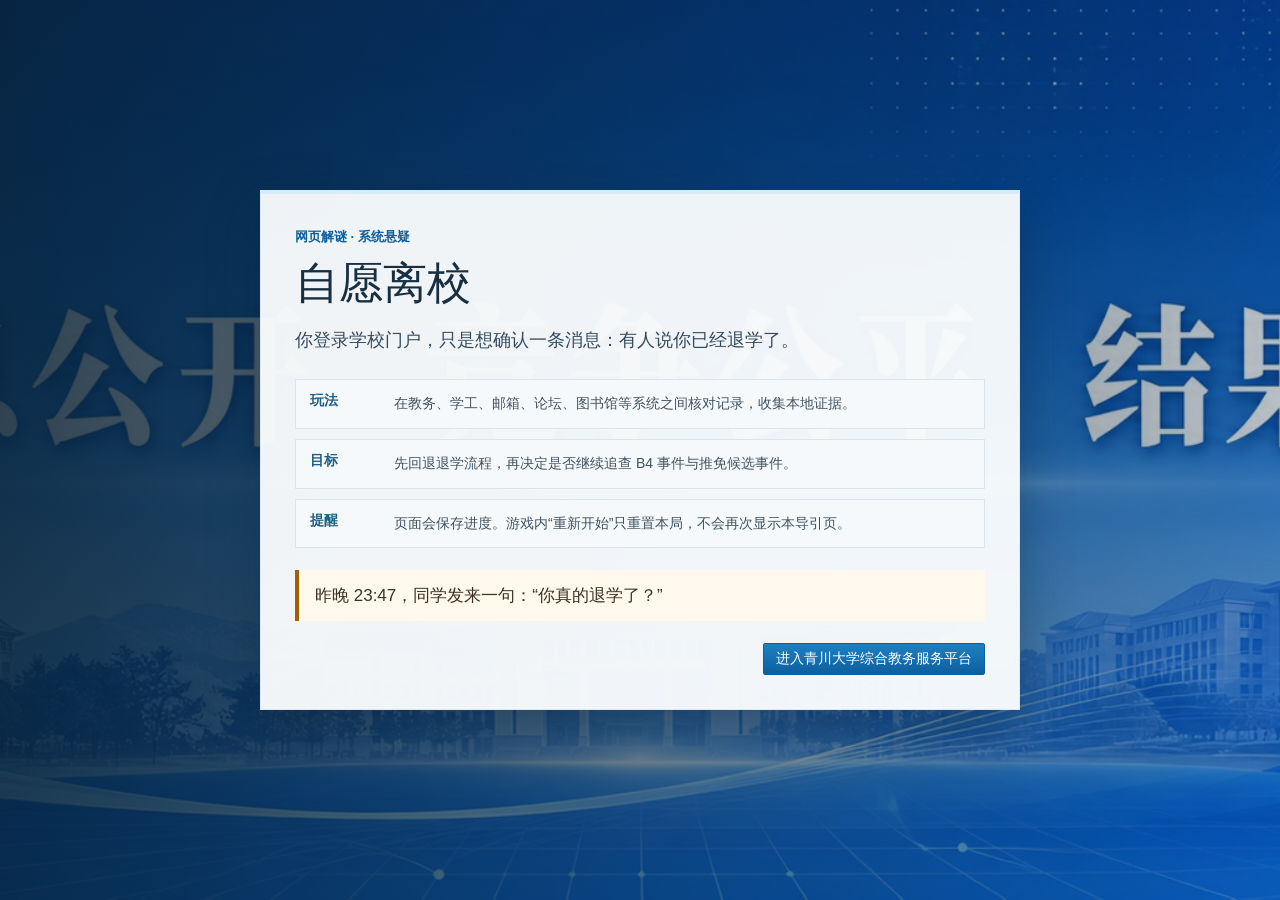
<file: index.html>
<!doctype html>
<html lang="zh-CN">
  <head>
    <meta charset="UTF-8" />
    <meta name="viewport" content="width=device-width, initial-scale=1.0" />
    <title>自愿离校</title>
    <link rel="preload" as="image" href="./assets/intro_screen_student_reaction.jpg" type="image/jpeg" />
    <link rel="stylesheet" href="./style.css?v=4ac02c951b63" />
  </head>
  <body>
    <div id="app"></div>
    <script src="./game-data.js?v=492d78ef9742"></script>
    <script src="./scripts/constants.js?v=3bc9c2011978"></script>
    <script src="./scripts/rules.js?v=3807c8ef7d0a"></script>
    <script src="./scripts/state.js?v=984ee04278fd"></script>
    <script src="./scripts/modals/index.js?v=b61c8f00633d"></script>
    <script src="./scripts/views/portal.js?v=fc9525d08bf2"></script>
    <script src="./scripts/views/systems.js?v=41763fbc46f8"></script>
    <script src="./scripts/views/core.js?v=ff242551ad16"></script>
    <script src="./scripts/views/review.js?v=2be8e0693b27"></script>
    <script src="./scripts/actions.js?v=5fa573a6dbc3"></script>
    <script src="./app.js?v=dfe630bb4519"></script>
  </body>
</html>
</file>
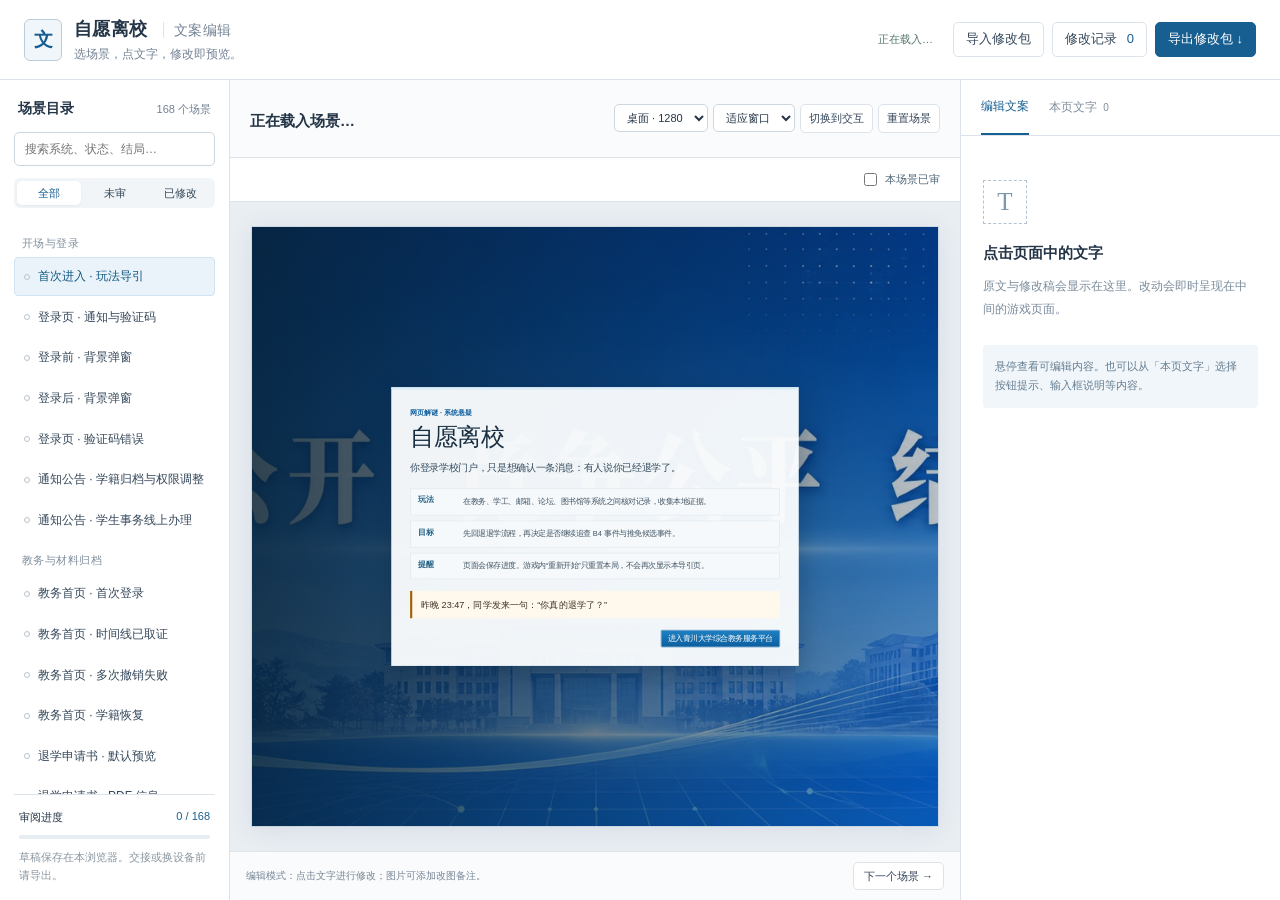
<file: editor.html>
<!doctype html>
<html lang="zh-CN">
<head>
  <meta charset="UTF-8" />
  <meta name="viewport" content="width=device-width, initial-scale=1.0" />
  <meta name="robots" content="noindex,nofollow" />
  <title>自愿离校 · 文案编辑</title>
  <link rel="stylesheet" href="./editor/editor.css" />
</head>
<body>
  <header class="editor-header">
    <div class="editor-brand"><span class="brand-icon" aria-hidden="true">文</span><div><h1>自愿离校 <span>文案编辑</span></h1><p>选场景，点文字，修改即预览。</p></div></div>
    <div class="header-actions">
      <span id="save-status" role="status">正在载入…</span>
      <button id="import-button">导入修改包</button>
      <button id="changes-button">修改记录 <span id="change-count">0</span></button>
      <button id="export-button" class="primary">导出修改包 ↓</button>
      <input id="import-file" type="file" accept="application/json,.json" hidden />
    </div>
  </header>
  <div id="app-notice" role="alert" hidden></div>
  <main class="editor-layout">
    <aside class="scene-panel" aria-label="场景目录">
      <div class="panel-heading"><h2>场景目录</h2><span id="scene-count"></span></div>
      <label class="sr-only" for="scene-search">搜索场景</label>
      <input id="scene-search" type="search" placeholder="搜索系统、状态、结局…" />
      <div class="scene-filters"><button data-filter="all" class="active">全部</button><button data-filter="pending">未审</button><button data-filter="changed">已修改</button></div>
      <nav id="scene-list" aria-label="选择场景"></nav>
      <div class="scene-progress"><div><span>审阅进度</span><strong id="review-progress">0 / 0</strong></div><progress id="review-bar" value="0" max="1"></progress><p>草稿保存在本浏览器。交接或换设备前请导出。</p></div>
    </aside>
    <section class="preview-panel" aria-label="游戏预览">
      <div class="preview-toolbar">
        <div class="scene-meta"><span id="scene-group"></span><h2 id="scene-title">正在载入场景…</h2></div>
        <div class="preview-actions"><select id="viewport" aria-label="预览尺寸"><option value="desktop">桌面 · 1280</option><option value="mobile">手机 · 390</option></select><select id="zoom" aria-label="预览缩放"><option value="fit">适应窗口</option><option value="1">100%</option><option value="0.8">80%</option></select><button id="mode-button" aria-pressed="false">切换到交互</button><button id="reset-scene" title="回到此场景的初始状态">重置场景</button></div>
      </div>
      <div class="scene-description"><p id="scene-description"></p><label><input type="checkbox" id="scene-reviewed" /> 本场景已审</label></div>
      <div id="preview-stage"><div id="frame-sizer"><iframe id="game-preview" title="可编辑的真实游戏页面" src="about:blank"></iframe></div></div>
      <footer class="preview-footer"><span id="mode-hint">编辑模式：点击文字进行修改；图片可添加改图备注。</span><button id="next-scene">下一个场景 →</button></footer>
    </section>
    <aside class="inspector-panel" aria-label="文案编辑面板">
      <div class="inspector-tabs"><button class="active" id="inspector-tab">编辑文案</button><button id="text-list-tab">本页文字 <span id="record-count">0</span></button></div>
      <div id="inspector-empty"><div class="selection-mark" aria-hidden="true">T</div><h2>点击页面中的文字</h2><p>原文与修改稿会显示在这里。改动会即时呈现在中间的游戏页面。</p><div class="tip">悬停查看可编辑内容。也可以从「本页文字」选择按钮提示、输入框说明等内容。</div></div>
      <form id="copy-form" hidden>
        <div class="field-heading"><span id="entry-kind">页面文字</span><span id="entry-state">未修改</span></div>
        <label for="copy-original">原文</label><textarea id="copy-original" readonly rows="4"></textarea>
        <label for="copy-replacement">修改稿 <small id="character-count"></small></label><textarea id="copy-replacement" rows="6" placeholder="输入修改后的文案"></textarea>
        <div id="image-guidance" class="tip" hidden>图片内文字不会在此直接重绘。请填写需替换的文字及所在区域，作为改图备注随修改包交付。</div>
        <div id="risk-notice" class="risk-note" hidden></div>
        <label for="copy-note">备注 <small>可选</small></label><textarea id="copy-note" rows="3" placeholder="修改意图、上下文或需要一起调整的线索"></textarea>
        <div class="field-actions"><button id="restore-copy" type="button">恢复原文</button><button id="undo-copy" type="button" disabled>撤销上次修改</button></div>
        <details class="source-details"><summary>定位与合稿信息</summary><p id="source-description"></p><code id="entry-id"></code><div id="source-locations"></div></details>
      </form>
      <div id="text-list-panel" hidden><label class="sr-only" for="text-search">筛选本页文字</label><input id="text-search" type="search" placeholder="查找本页原文…" /><div id="text-list"></div></div>
    </aside>
  </main>
  <dialog id="changes-dialog"><div class="dialog-heading"><div><h2>修改记录</h2><p>保留原文与上下文，导出后交给开发合回。</p></div><button id="close-changes" aria-label="关闭修改记录">×</button></div><div id="changes-list"></div><div class="dialog-footer"><button id="export-readable">导出可读清单</button><button id="export-in-dialog" class="primary">导出修改包</button></div></dialog>
  <script src="./editor/patches.js"></script>
  <script src="./editor/sources.js"></script>
  <script src="./editor/scenes.js"></script>
  <script src="./editor/editor.js"></script>
</body>
</html>
</file>
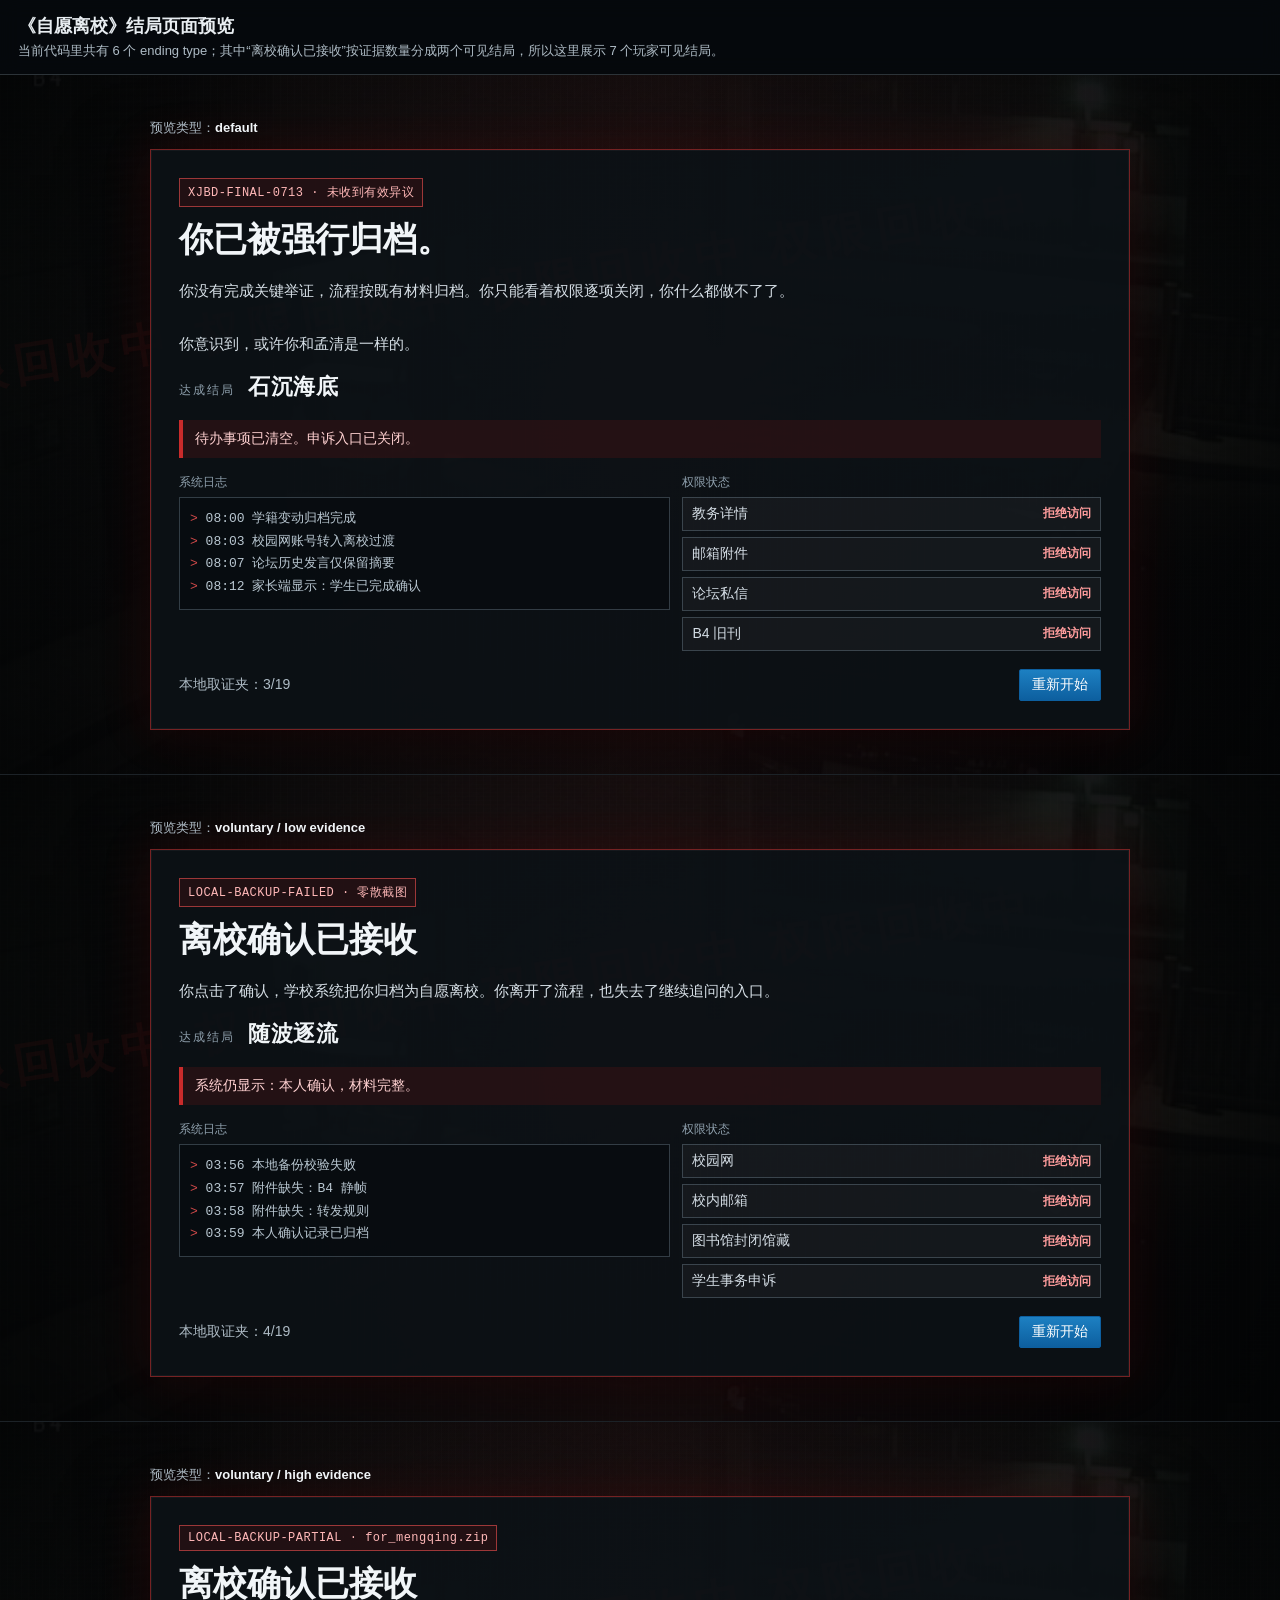
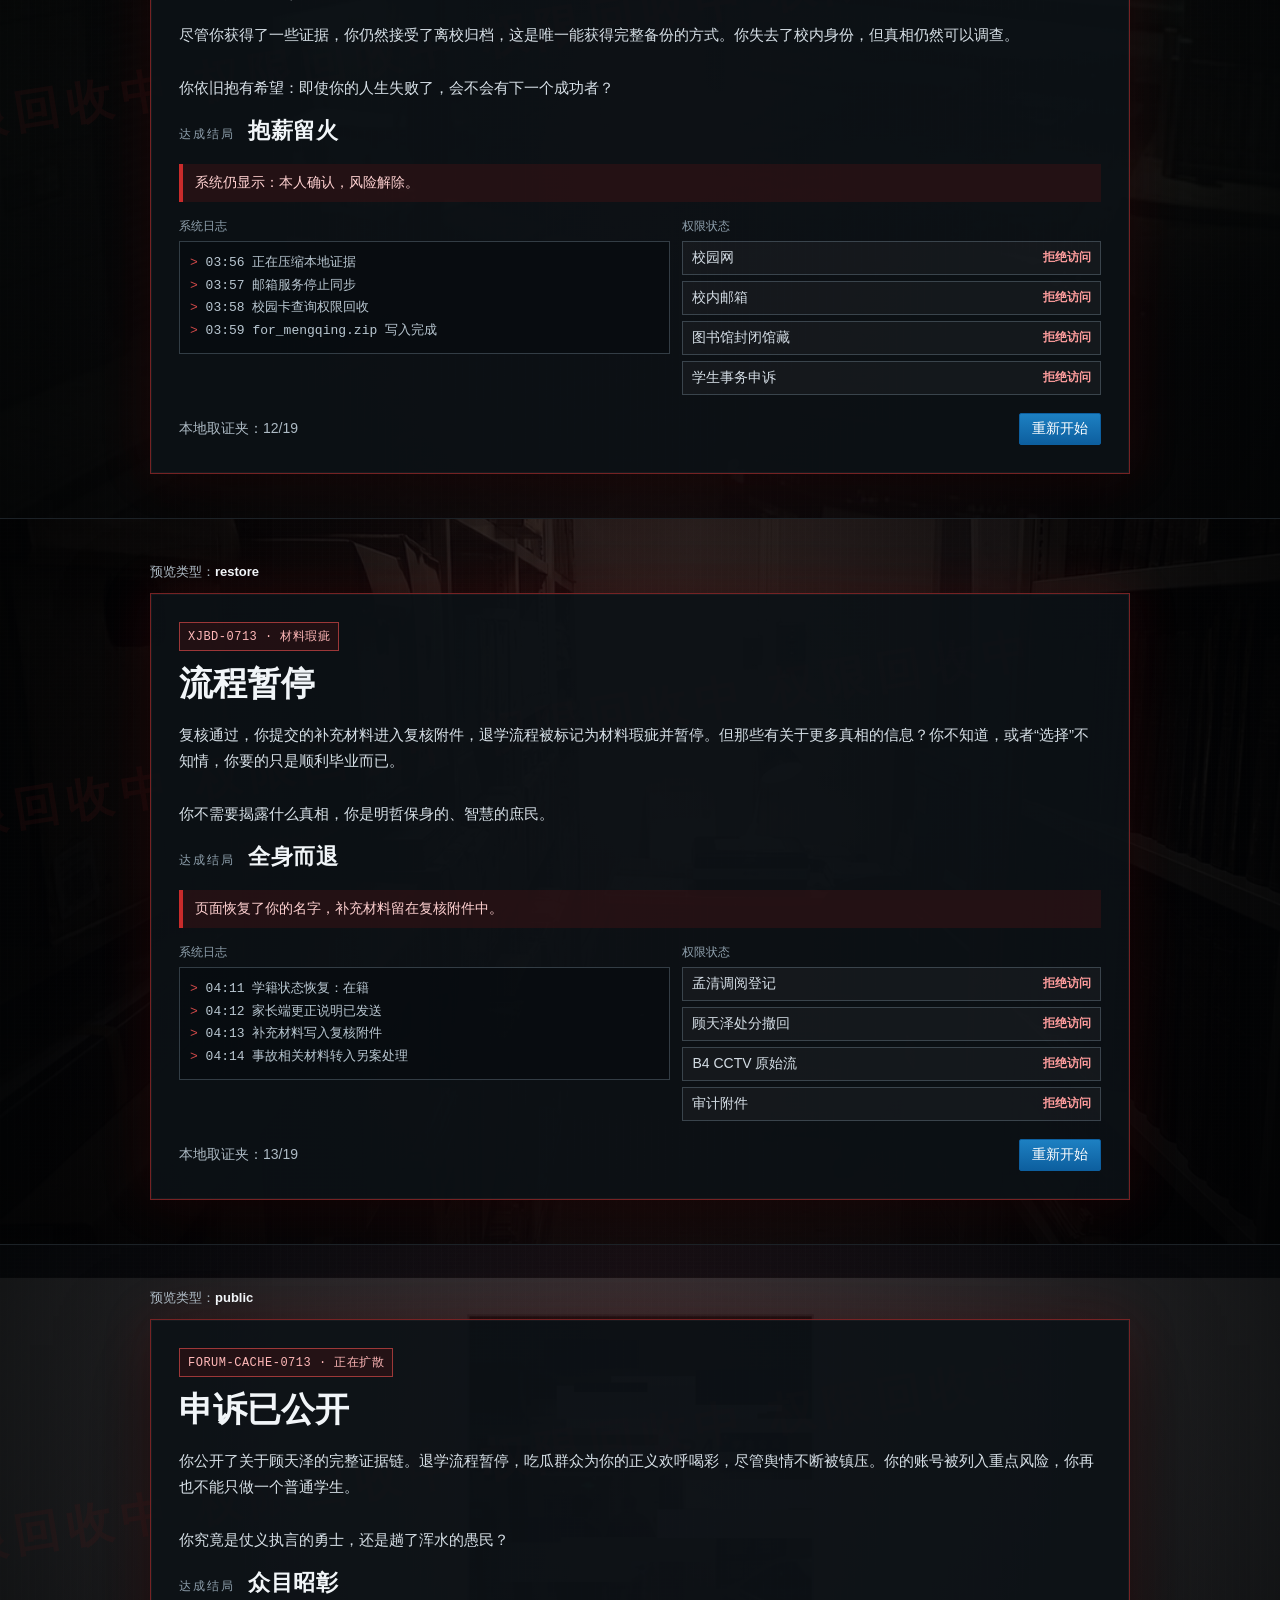
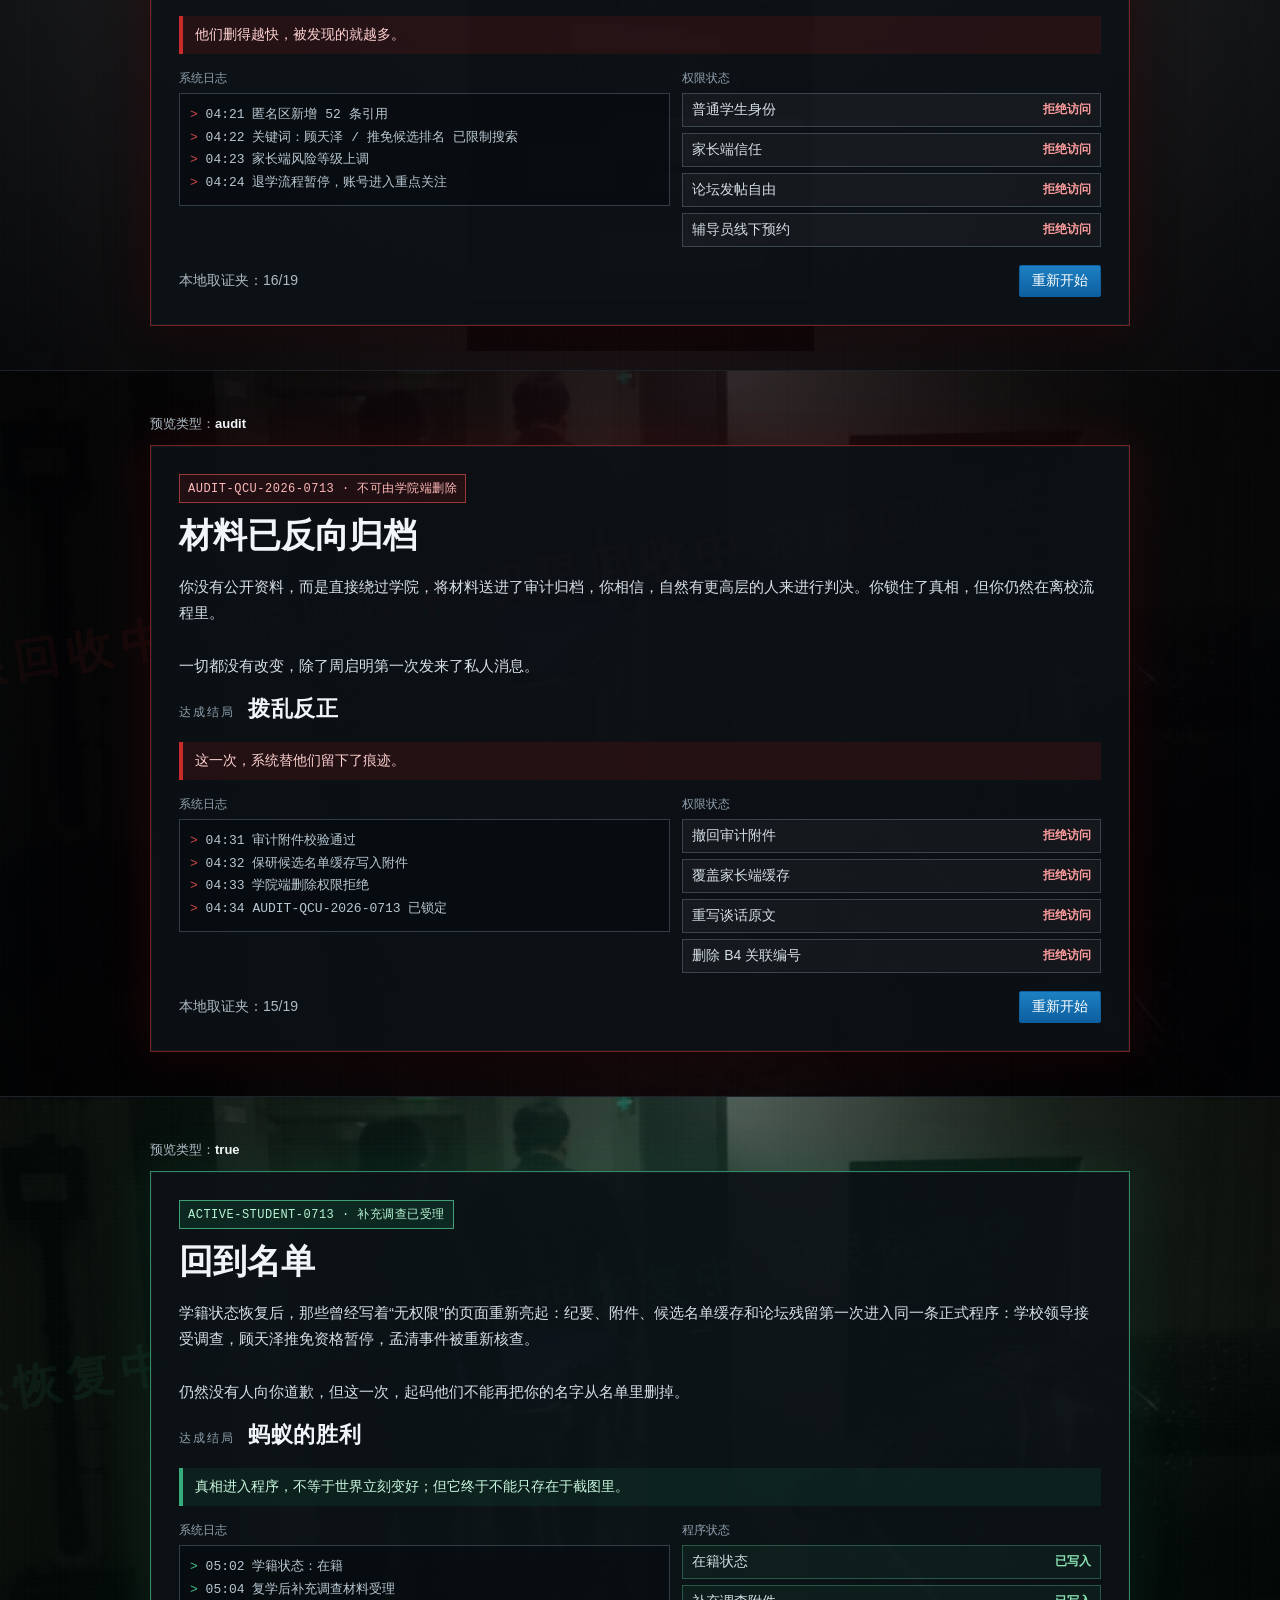
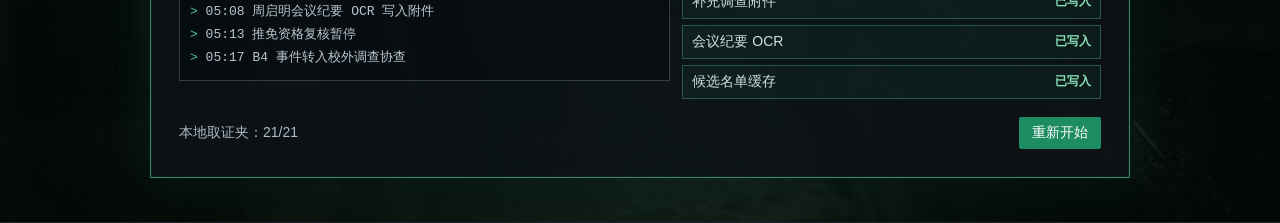
<file: ending-previews.html>
<!doctype html>
<html lang="zh-CN">
  <head>
    <meta charset="UTF-8" />
    <meta name="viewport" content="width=device-width, initial-scale=1.0" />
    <title>自愿离校 · 结局页面预览</title>
    <link rel="stylesheet" href="./style.css?v=4ac02c951b63" />
    <style>
      body {
        background: #06090d;
      }

      .preview-top {
        position: sticky;
        top: 0;
        z-index: 10;
        padding: 14px 18px;
        border-bottom: 1px solid rgba(143, 160, 173, 0.28);
        background: rgba(6, 9, 13, 0.92);
        color: #e8edf1;
        backdrop-filter: blur(10px);
      }

      .preview-top h1 {
        margin: 0 0 4px;
        font-size: 18px;
      }

      .preview-top p {
        margin: 0;
        color: #aebbc5;
        font-size: 13px;
      }

      .preview-section {
        border-bottom: 1px solid rgba(143, 160, 173, 0.16);
      }

      .preview-section .ending {
        min-height: auto;
        padding: 44px 20px;
      }

      .preview-section .ending-card {
        width: min(980px, calc(100vw - 40px));
      }

      .preview-kicker {
        position: relative;
        z-index: 2;
        width: min(980px, calc(100vw - 40px));
        margin: 0 auto 12px;
        color: #aebbc5;
        font-size: 13px;
      }

      .preview-kicker strong {
        color: #f1f5f8;
      }

      .preview-section .ending-footer button {
        pointer-events: none;
      }
    </style>
  </head>
  <body>
    <header class="preview-top">
      <h1>《自愿离校》结局页面预览</h1>
      <p>当前代码里共有 6 个 ending type；其中“离校确认已接收”按证据数量分成两个可见结局，所以这里展示 7 个玩家可见结局。</p>
    </header>

    <main id="preview"></main>

    <script>
      const endings = [
        {
          label: "default",
          collected: "本地取证夹：3/19",
          title: "你已被强行归档。",
          name: "石沉海底",
          status: "XJBD-FINAL-0713 · 未收到有效异议",
          body: "你没有完成关键举证，流程按既有材料归档。你只能看着权限逐项关闭，你什么都做不了了。<br /><br />你意识到，或许你和孟清是一样的。",
          note: "待办事项已清空。申诉入口已关闭。",
          log: ["08:00 学籍变动归档完成", "08:03 校园网账号转入离校过渡", "08:07 论坛历史发言仅保留摘要", "08:12 家长端显示：学生已完成确认"],
          denied: ["教务详情", "邮箱附件", "论坛私信", "B4 旧刊"],
          variant: "lost"
        },
        {
          label: "voluntary / low evidence",
          collected: "本地取证夹：4/19",
          title: "离校确认已接收",
          name: "随波逐流",
          status: "LOCAL-BACKUP-FAILED · 零散截图",
          body: "你点击了确认，学校系统把你归档为自愿离校。你离开了流程，也失去了继续追问的入口。",
          note: "系统仍显示：本人确认，材料完整。",
          log: ["03:56 本地备份校验失败", "03:57 附件缺失：B4 静帧", "03:58 附件缺失：转发规则", "03:59 本人确认记录已归档"],
          denied: ["校园网", "校内邮箱", "图书馆封闭馆藏", "学生事务申诉"],
          variant: "voluntary"
        },
        {
          label: "voluntary / high evidence",
          collected: "本地取证夹：12/19",
          title: "离校确认已接收",
          name: "抱薪留火",
          status: "LOCAL-BACKUP-PARTIAL · for_mengqing.zip",
          body: "尽管你获得了一些证据，你仍然接受了离校归档，这是唯一能获得完整备份的方式。你失去了校内身份，但真相仍然可以调查。<br /><br />你依旧抱有希望：即使你的人生失败了，会不会有下一个成功者？",
          note: "系统仍显示：本人确认，风险解除。",
          log: ["03:56 正在压缩本地证据", "03:57 邮箱服务停止同步", "03:58 校园卡查询权限回收", "03:59 for_mengqing.zip 写入完成"],
          denied: ["校园网", "校内邮箱", "图书馆封闭馆藏", "学生事务申诉"],
          variant: "voluntary"
        },
        {
          label: "restore",
          collected: "本地取证夹：13/19",
          title: "流程暂停",
          name: "全身而退",
          status: "XJBD-0713 · 材料瑕疵",
          body: "复核通过，你提交的补充材料进入复核附件，退学流程被标记为材料瑕疵并暂停。但那些有关于更多真相的信息？你不知道，或者“选择”不知情，你要的只是顺利毕业而已。<br /><br />你不需要揭露什么真相，你是明哲保身的、智慧的庶民。",
          note: "页面恢复了你的名字，补充材料留在复核附件中。",
          log: ["04:11 学籍状态恢复：在籍", "04:12 家长端更正说明已发送", "04:13 补充材料写入复核附件", "04:14 事故相关材料转入另案处理"],
          denied: ["孟清调阅登记", "顾天泽处分撤回", "B4 CCTV 原始流", "审计附件"],
          variant: "restore"
        },
        {
          label: "public",
          collected: "本地取证夹：16/19",
          title: "申诉已公开",
          name: "众目昭彰",
          status: "FORUM-CACHE-0713 · 正在扩散",
          body: "你公开了关于顾天泽的完整证据链。退学流程暂停，吃瓜群众为你的正义欢呼喝彩，尽管舆情不断被镇压。你的账号被列入重点风险，你再也不能只做一个普通学生。<br /><br />你究竟是仗义执言的勇士，还是趟了浑水的愚民？",
          note: "他们删得越快，被发现的就越多。",
          log: ["04:21 匿名区新增 52 条引用", "04:22 关键词：顾天泽 / 推免候选排名 已限制搜索", "04:23 家长端风险等级上调", "04:24 退学流程暂停，账号进入重点关注"],
          denied: ["普通学生身份", "家长端信任", "论坛发帖自由", "辅导员线下预约"],
          variant: "public"
        },
        {
          label: "audit",
          collected: "本地取证夹：15/19",
          title: "材料已反向归档",
          name: "拨乱反正",
          status: "AUDIT-QCU-2026-0713 · 不可由学院端删除",
          body: "你没有公开资料，而是直接绕过学院，将材料送进了审计归档，你相信，自然有更高层的人来进行判决。你锁住了真相，但你仍然在离校流程里。<br /><br />一切都没有改变，除了周启明第一次发来了私人消息。",
          note: "这一次，系统替他们留下了痕迹。",
          log: ["04:31 审计附件校验通过", "04:32 保研候选名单缓存写入附件", "04:33 学院端删除权限拒绝", "04:34 AUDIT-QCU-2026-0713 已锁定"],
          denied: ["撤回审计附件", "覆盖家长端缓存", "重写谈话原文", "删除 B4 关联编号"],
          variant: "audit"
        },
        {
          label: "true",
          collected: "本地取证夹：21/21",
          title: "回到名单",
          name: "蚂蚁的胜利",
          status: "ACTIVE-STUDENT-0713 · 补充调查已受理",
          body: "学籍状态恢复后，那些曾经写着“无权限”的页面重新亮起：纪要、附件、候选名单缓存和论坛残留第一次进入同一条正式程序：学校领导接受调查，顾天泽推免资格暂停，孟清事件被重新核查。<br /><br />仍然没有人向你道歉，但这一次，起码他们不能再把你的名字从名单里删掉。",
          note: "真相进入程序，不等于世界立刻变好；但它终于不能只存在于截图里。",
          log: ["05:02 学籍状态：在籍", "05:04 复学后补充调查材料受理", "05:08 周启明会议纪要 OCR 写入附件", "05:13 推免资格复核暂停", "05:17 B4 事件转入校外调查协查"],
          denied: ["在籍状态", "补充调查附件", "会议纪要 OCR", "候选名单缓存"],
          permissionLabel: "程序状态",
          accessStatus: "已写入",
          variant: "true"
        }
      ];

      function renderEnding(item) {
        const variantClass = item.variant === "lost" || item.variant === "voluntary" ? "" : ` ending-${item.variant}`;
        const permissionLabel = item.permissionLabel || "权限状态";
        const accessStatus = item.accessStatus || "拒绝访问";
        return `
          <section class="preview-section">
            <div class="ending${variantClass}">
              <div class="ending-noise" aria-hidden="true"></div>
              <div>
                <div class="preview-kicker">预览类型：<strong>${item.label}</strong></div>
                <section class="ending-card">
                  <div class="ending-stamp">${item.status}</div>
                  <h1>${item.title}</h1>
                  <p class="ending-body">${item.body}</p>
                  <div class="ending-achievement"><span>达成结局</span><strong>${item.name}</strong></div>
                  <div class="ending-note">${item.note}</div>
                  <div class="ending-grid">
                    <div>
                      <div class="ending-label">系统日志</div>
                      <div class="ending-log">${item.log.map((line) => `<div>${line}</div>`).join("")}</div>
                    </div>
                    <div>
                      <div class="ending-label">${permissionLabel}</div>
                      <div class="ending-denied">${item.denied.map((line) => `<span>${line}<b>${accessStatus}</b></span>`).join("")}</div>
                    </div>
                  </div>
                  <div class="ending-footer">
                    <span>${item.collected}</span>
                    <button class="primary">重新开始</button>
                  </div>
                </section>
              </div>
            </div>
          </section>`;
      }

      document.getElementById("preview").innerHTML = endings.map(renderEnding).join("");
    </script>
  </body>
</html>
</file>
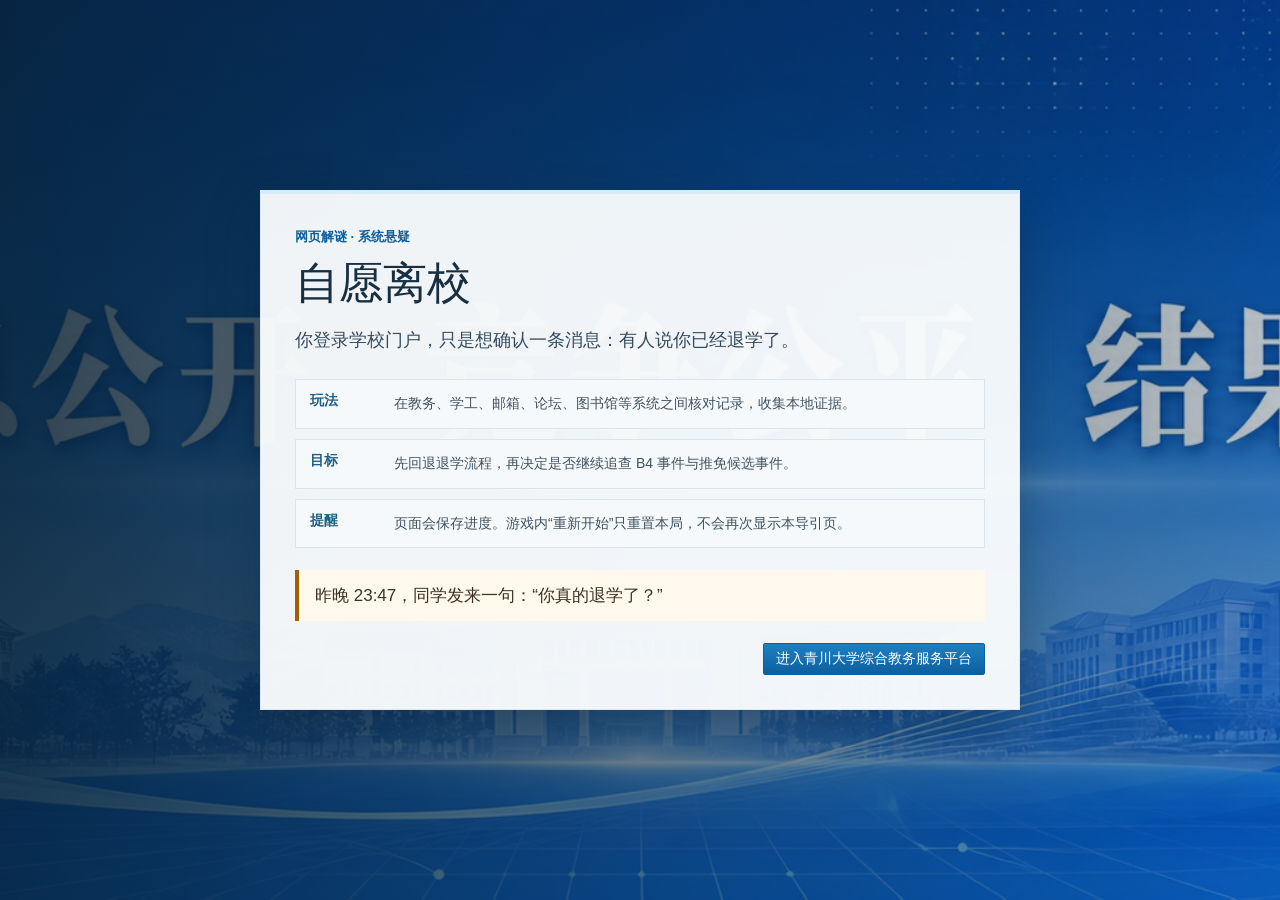
<file: preview.html>
<!doctype html>
<html lang="zh-CN">
<head>
  <meta charset="UTF-8" />
  <meta name="viewport" content="width=device-width, initial-scale=1.0" />
  <meta name="robots" content="noindex,nofollow" />
  <title>自愿离校 · 场景预览</title>
  <link rel="stylesheet" href="./style.css" />
  <link rel="stylesheet" href="./editor/preview.css" />
  <script src="./editor/preview-boot.js"></script>
</head>
<body>
  <div id="app"></div>
  <script src="./game-data.js"></script>
  <script src="./scripts/constants.js"></script>
  <script src="./scripts/rules.js"></script>
  <script src="./scripts/state.js"></script>
  <script src="./scripts/modals/index.js"></script>
  <script src="./scripts/views/portal.js"></script>
  <script src="./scripts/views/systems.js"></script>
  <script src="./scripts/views/core.js"></script>
  <script src="./scripts/views/review.js"></script>
  <script src="./scripts/actions.js"></script>
  <script src="./app.js"></script>
  <script src="./editor/patches.js"></script>
  <script src="./editor/preview.js"></script>
</body>
</html>
</file>
<file: style.css>
:root {
  color-scheme: light;
  --bg: #edf2f7;
  --panel: #ffffff;
  --panel-2: #f4f7fb;
  --line: #d7dfe8;
  --line-strong: #a9b7c6;
  --text: #263442;
  --muted: #667483;
  --soft: #7c8794;
  --brand: #0d5f9f;
  --brand-2: #1d83c2;
  --brand-dark: #084a7f;
  --portal-red: #c21f24;
  --danger: #b01818;
  --warn: #a45f00;
  --ok: #257048;
  --shadow: 0 2px 6px rgba(40, 62, 86, 0.08);
  font-family: "Microsoft YaHei", "PingFang SC", Arial, sans-serif;
}

* {
  box-sizing: border-box;
}

body {
  margin: 0;
  min-height: 100vh;
  background: var(--bg);
  color: var(--text);
  font-size: 14px;
}

button,
input,
textarea {
  font: inherit;
}

button {
  border: 1px solid var(--line-strong);
  background: linear-gradient(#fff, #f2f5f8);
  color: var(--text);
  min-height: 32px;
  padding: 5px 12px;
  border-radius: 2px;
  cursor: pointer;
}

button:hover:not(:disabled) {
  border-color: var(--brand);
  color: var(--brand);
}

button:disabled {
  cursor: not-allowed;
  opacity: 0.45;
}

.app-shell {
  min-height: 100vh;
  display: block;
}

.utilitybar {
  height: 30px;
  padding: 0 calc((100vw - min(1280px, 100vw)) / 2 + 16px);
  background: #f6f7f9;
  border-bottom: 1px solid #d9e1ea;
  color: #5d6b78;
  display: flex;
  align-items: center;
  justify-content: space-between;
  font-size: 12px;
}

.topbar {
  background: #fff;
  border-bottom: 3px solid var(--brand);
  box-shadow: none;
}

.topbar-inner {
  max-width: 1280px;
  margin: 0 auto;
  padding: 14px 16px 12px;
  display: grid;
  grid-template-columns: minmax(330px, 1fr) 360px 250px;
  gap: 18px;
  align-items: center;
}

.brand {
  display: flex;
  align-items: center;
  gap: 10px;
  min-width: 0;
}

.brand-mark {
  width: 34px;
  height: 34px;
  border: 1px solid #88a4b9;
  background: linear-gradient(180deg, #fff, #dfeaf2);
  display: grid;
  place-items: center;
  color: var(--brand);
  font-weight: 800;
  flex: 0 0 auto;
}

.brand-logo {
  width: 44px;
  height: 44px;
  display: block;
  flex: 0 0 auto;
}

.hero-logo {
  width: 86px;
  height: 86px;
  margin-bottom: 16px;
  filter: drop-shadow(0 6px 16px rgba(18, 36, 54, 0.16));
}

.brand-title {
  font-size: 22px;
  font-weight: 700;
  color: #123c63;
  white-space: nowrap;
  overflow: hidden;
  text-overflow: ellipsis;
}

.brand-subtitle {
  font-size: 11px;
  color: #7b8794;
  letter-spacing: 0.2px;
}

.account,
.clock {
  border: 1px solid var(--line);
  background: #f8fafc;
  padding: 7px 9px;
  min-width: 172px;
  font-size: 12px;
}

.account-glitch {
  color: #fff;
  background: #111820;
  border-color: #111820;
  animation: accountFlicker 0.9s steps(2, end);
}

.account-glitch .muted {
  color: #ffb8b8;
}

.clock {
  color: var(--danger);
  font-weight: 700;
  text-align: center;
}

.portal-search {
  display: grid;
  grid-template-columns: 1fr 70px;
  height: 34px;
  position: relative;
}

.portal-search input {
  border: 1px solid #b8c6d5;
  border-right: 0;
  padding: 0 10px;
  color: #334454;
  background: #fff;
}

.portal-search input::placeholder {
  color: #9aa5b1;
}

.portal-search button {
  min-height: 34px;
  border-color: var(--portal-red);
  background: var(--portal-red);
  color: #fff;
}

.portal-search.autocomplete-glitch input {
  border-color: #941717;
  background: #fff8f8;
  color: #8a1111;
  animation: portalAutocompleteFlicker 0.7s steps(2, end);
}

.portal-search.autocomplete-glitch::after {
  content: attr(data-autocomplete-hint);
  position: absolute;
  left: 0;
  top: calc(100% + 4px);
  z-index: 4;
  max-width: calc(100% - 70px);
  padding: 3px 7px;
  border: 1px solid #d49b9b;
  background: #fff1f1;
  color: #9b1717;
  font-size: 12px;
  line-height: 1.35;
  box-shadow: 0 6px 14px rgba(80, 26, 26, 0.12);
  pointer-events: none;
}

.topnav {
  max-width: 1280px;
  margin: 0 auto;
  height: 38px;
  display: flex;
  align-items: stretch;
  padding: 0 16px;
  background: var(--brand);
  box-shadow: inset -18px 0 16px -18px rgba(255,255,255,0.78);
}

.topnav button {
  min-width: 116px;
  padding: 10px 18px 0;
  color: #fff;
  text-align: center;
  border-right: 1px solid rgba(255,255,255,0.18);
  border-top: 0;
  border-bottom: 0;
  border-left: 0;
  background: transparent;
  min-height: 38px;
  border-radius: 0;
  font-weight: 700;
}

.topnav button:hover:not(:disabled) {
  color: #fff;
  background: #0f5f96;
  border-color: rgba(255,255,255,0.18);
}

.topnav button.active {
  background: var(--brand-dark);
  font-weight: 700;
}

.status-strip {
  max-width: 1280px;
  margin: 10px auto 0;
  padding: 8px 16px;
  border: 1px solid var(--line);
  background: #fff;
  display: flex;
  align-items: center;
  justify-content: space-between;
  color: #687684;
  font-size: 12px;
}

.status-strip strong {
  color: var(--danger);
}

.search-panel {
  position: fixed;
  top: 154px;
  left: 50%;
  z-index: 18;
  width: min(760px, calc(100vw - 32px));
  transform: translateX(-50%);
  border: 1px solid #9fb2c5;
  background: #fff;
  box-shadow: 0 14px 34px rgba(20, 42, 64, 0.22);
}

.search-panel-head {
  height: 38px;
  padding: 0 8px 0 12px;
  display: flex;
  align-items: center;
  justify-content: space-between;
  border-bottom: 1px solid var(--line);
  background: linear-gradient(#fbfdff, #e9f0f7);
  color: #123c63;
}

.search-panel-head button {
  min-height: 26px;
  width: 30px;
  padding: 0;
  border: 0;
  background: transparent;
  color: #536272;
  font-size: 22px;
}

.search-result-list {
  display: grid;
  max-height: min(480px, calc(100vh - 150px));
  overflow: auto;
}

.search-result {
  min-height: 74px;
  padding: 10px 14px;
  border: 0;
  border-bottom: 1px solid var(--line);
  border-radius: 0;
  background: #fff;
  display: grid;
  grid-template-columns: 108px minmax(0, 1fr);
  gap: 3px 12px;
  text-align: left;
}

.search-result:hover:not(:disabled) {
  background: #f7fbff;
  color: var(--text);
}

.search-result.restricted {
  background: #fbfcfd;
}

.search-result.restricted strong,
.search-result.restricted small {
  color: #7b8794;
}

.search-result.restricted span {
  background: #f1f3f5;
}

.restricted-file {
  margin-top: 12px;
  padding: 10px 12px;
  border: 1px dashed #a9b7c6;
  background: #f8fafc;
  color: #455462;
}

.restricted-file strong {
  display: block;
  margin-bottom: 4px;
  color: #20384d;
}

.restricted-file p {
  margin: 0 0 8px;
  color: #667483;
  line-height: 1.6;
}

.search-result span {
  grid-row: 1 / 3;
  align-self: start;
  padding: 2px 6px;
  border: 1px solid var(--line);
  background: #f7f9fb;
  color: #647384;
  font-size: 12px;
}

.search-result strong {
  color: #1b4568;
}

.search-result small {
  color: #657382;
  line-height: 1.45;
}

.layout {
  width: min(1280px, 100%);
  margin: 0 auto;
  padding: 10px 16px 24px;
  display: grid;
  grid-template-columns: 210px minmax(0, 1fr) 282px;
  gap: 10px;
}

.sidebar,
.evidence-dock,
.main-panel,
.login-card,
.modal {
  background: var(--panel);
  border: 1px solid var(--line);
  box-shadow: none;
}

.sidebar,
.evidence-dock {
  align-self: start;
}

.evidence-dock {
  position: relative;
  overflow: hidden;
  border-color: rgba(255,255,255,0.72);
  border-radius: 8px;
  background:
    linear-gradient(145deg, rgba(255,255,255,0.76), rgba(236,244,250,0.46)),
    rgba(245,249,252,0.58);
  -webkit-backdrop-filter: blur(18px) saturate(1.35);
  backdrop-filter: blur(18px) saturate(1.35);
  color: #2f3d4a;
  box-shadow:
    0 22px 60px rgba(37, 56, 72, 0.22),
    inset 0 1px 0 rgba(255,255,255,0.9),
    inset 0 -1px 0 rgba(137,158,176,0.16);
}

.evidence-dock::before {
  content: "";
  position: absolute;
  inset: 0;
  pointer-events: none;
  background:
    radial-gradient(circle at 18% 0%, rgba(255,255,255,0.88), transparent 34%),
    linear-gradient(105deg, rgba(255,255,255,0.34), transparent 42%);
  opacity: 0.85;
}

.evidence-dock > * {
  position: relative;
  z-index: 1;
}

.nav-title,
.dock-title,
.section-title {
  padding: 9px 12px;
  border-bottom: 1px solid var(--line);
  background: linear-gradient(#fbfdff, #edf3f8);
  font-weight: 700;
  color: #214a6f;
}

.nav-title {
  display: flex;
  align-items: center;
  justify-content: space-between;
  gap: 10px;
}

.mobile-nav-close {
  display: none;
}

.evidence-dock .dock-title {
  display: flex;
  align-items: center;
  justify-content: space-between;
  gap: 10px;
  border-bottom-color: rgba(164,181,196,0.46);
  background: rgba(255,255,255,0.36);
  color: #203345;
}

.evidence-dock .dock-title b {
  padding: 2px 6px;
  border: 1px solid rgba(176,71,71,0.28);
  background: rgba(255,245,245,0.72);
  color: #9f1717;
  font-size: 12px;
  font-weight: 700;
}

.nav-list {
  padding: 6px;
  display: grid;
  gap: 2px;
}

.nav-item {
  width: 100%;
  text-align: left;
  border-color: transparent;
  background: transparent;
  display: flex;
  align-items: center;
  justify-content: space-between;
  gap: 8px;
}

.nav-item.active {
  background: #e8f2fb;
  border-color: #b7cce0;
  color: var(--brand-dark);
  font-weight: 700;
}

.nav-item.locked {
  color: #718092;
  background: #f8fafc;
  border-color: transparent;
  cursor: help;
}

.nav-item.locked:hover {
  border-color: #c6d3df;
  background: #eef4fa;
  color: #34506a;
}

.nav-item.locked .tag {
  border-color: #d2dbe4;
  background: #f2f5f8;
}

.tag {
  display: inline-flex;
  align-items: center;
  min-height: 18px;
  padding: 1px 6px;
  border: 1px solid var(--line);
  border-radius: 2px;
  background: #f9fbfd;
  font-size: 12px;
  color: var(--muted);
  white-space: nowrap;
}

.tag.warn {
  border-color: #d9b57a;
  color: var(--warn);
  background: #fff8ec;
}

.tag.danger {
  border-color: #d49b9b;
  color: var(--danger);
  background: #fff1f1;
}

.tag.ok {
  border-color: #8ebda3;
  color: var(--ok);
  background: #eff9f3;
}

.main-panel {
  min-height: 680px;
  overflow: hidden;
}

.panel-head {
  padding: 10px 14px;
  border-bottom: 1px solid var(--line);
  background: linear-gradient(#fbfdff, #eef4fa);
  display: flex;
  align-items: flex-start;
  justify-content: space-between;
  gap: 14px;
}

.panel-head h1 {
  margin: 0 0 4px;
  font-size: 18px;
  letter-spacing: 0;
  color: #123c63;
}

.panel-head p {
  margin: 0;
  color: var(--muted);
  line-height: 1.55;
}

.forum-head .forum-warning {
  color: #b01818;
  font-weight: 700;
}

.forum-head .forum-slogan {
  margin-top: 4px;
  color: #7d4b4b;
  font-size: 13px;
}

.panel-body {
  padding: 12px;
}

.notice {
  border: 1px solid #e0c98b;
  border-left: 4px solid #d68c00;
  background: #fffaf0;
  padding: 9px 12px;
  margin-bottom: 10px;
  color: #634512;
}

.notice.danger {
  border-color: #e0b4b4;
  border-left-color: var(--portal-red);
  background: #fff5f5;
  color: #6a1f1f;
}

.grid {
  display: grid;
  grid-template-columns: repeat(2, minmax(0, 1fr));
  gap: 10px;
}

.grid.three {
  grid-template-columns: repeat(3, minmax(0, 1fr));
}

.ambient-grid {
  display: grid;
  grid-template-columns: repeat(2, minmax(0, 1fr));
  gap: 10px;
  margin-top: 12px;
}

.card {
  border: 1px solid var(--line);
  background: #fff;
  border-radius: 0;
  overflow: hidden;
}

.embedded-card {
  margin-top: 10px;
  background: #fbfcfd;
}

.card-head {
  padding: 8px 10px;
  border-bottom: 1px solid var(--line);
  background: #f4f7fb;
  display: flex;
  align-items: center;
  justify-content: space-between;
  gap: 10px;
  font-weight: 700;
}

.card-body {
  padding: 10px;
}

.kv {
  display: grid;
  gap: 0;
  border: 1px solid #dde5ed;
  border-bottom: 0;
}

.kv div {
  display: grid;
  grid-template-columns: 132px minmax(0, 1fr);
  gap: 0;
  border-bottom: 1px solid #dde5ed;
  padding-bottom: 0;
}

.kv span {
  padding: 7px 9px;
}

.kv span:first-child,
.muted {
  color: var(--muted);
}

.danger-emphasis {
  color: var(--danger);
  font-weight: 800;
}

.kv span:first-child {
  background: #f7f9fb;
  border-right: 1px solid #dde5ed;
}

.compact-kv {
  font-size: 13px;
}

.compact-kv div {
  grid-template-columns: 104px minmax(0, 1fr);
}

.actions {
  display: flex;
  flex-wrap: wrap;
  gap: 6px;
  margin-top: 10px;
}

.primary {
  background: linear-gradient(#1d80c2, var(--brand));
  border-color: var(--brand);
  color: #fff;
}

.primary:hover:not(:disabled) {
  background: #0e4f78;
  color: #fff;
}

.danger-btn {
  background: #fff;
  border-color: #c98b8b;
  color: var(--danger);
}

.voluntary-confirm {
  transition: color 180ms ease, border-color 180ms ease, background-color 180ms ease, font-size 180ms ease, font-weight 180ms ease, padding 180ms ease;
}

.voluntary-confirm.pressure-1 {
  color: #b21f2d;
  border-color: #d28b8f;
  font-size: 1.06rem;
}

.voluntary-confirm.pressure-2 {
  color: #a80f1f;
  border-color: #c95158;
  font-size: 1.12rem;
  font-weight: 800;
}

.voluntary-confirm.pressure-3 {
  color: #9d0718;
  border-color: #b92631;
  font-size: 1.2rem;
  font-weight: 900;
  padding-inline: 20px;
}

.voluntary-confirm.pressure-4 {
  color: #8e0010;
  border-color: #9f101e;
  font-size: 1.28rem;
  font-weight: 900;
  padding: 12px 24px;
}

.text-link {
  border: 0;
  background: transparent;
  padding: 0;
  color: var(--brand);
  min-height: auto;
}

.inspect-token {
  position: relative;
  display: inline;
  min-height: auto;
  padding: 0 2px;
  border: 0;
  background: transparent;
  color: inherit;
  text-decoration: none;
  text-underline-offset: 2px;
}

.inspect-token:hover:not(:disabled),
.inspect-token:focus-visible {
  background: #eef6fc;
  color: #123c63;
  box-shadow: inset 0 -1px 0 #7fa6c7;
  outline: 0;
}

.inspect-token.marked {
  color: inherit;
  font-weight: inherit;
  text-decoration: none;
}

.inspect-token.marked::after {
  content: none;
}

.table {
  width: 100%;
  border-collapse: collapse;
  font-size: 13px;
}

.table th,
.table td {
  border: 1px solid var(--line);
  padding: 7px 8px;
  vertical-align: top;
  text-align: left;
}

.table th {
  background: #edf3f8;
  color: #334454;
}

.ambient-table {
  color: #455464;
}

.ambient-table th {
  font-weight: 700;
}

.ambient-table td {
  background: #fff;
}

.portal-list {
  margin: 0;
  padding: 0;
  list-style: none;
  border: 1px solid var(--line);
  border-bottom: 0;
}

.portal-list li {
  display: grid;
  grid-template-columns: 120px minmax(0, 1fr);
  gap: 10px;
  padding: 8px 10px;
  border-bottom: 1px solid var(--line);
  background: #fff;
}

.portal-list li strong {
  color: #234a6d;
}

.portal-list li span {
  color: var(--muted);
}

.portal-home {
  display: grid;
  grid-template-columns: minmax(0, 1fr) 260px;
  gap: 12px;
  margin-bottom: 12px;
}

.portal-feature {
  position: relative;
  min-height: 260px;
  border: 1px solid var(--line);
  background: #132f4a;
  overflow: hidden;
}

.portal-feature img {
  position: absolute;
  inset: 0;
  width: 100%;
  height: 100%;
  object-fit: cover;
  opacity: 0.62;
}

.portal-feature::after {
  content: "";
  position: absolute;
  inset: 0;
  background: linear-gradient(90deg, rgba(9, 32, 53, 0.88), rgba(9, 32, 53, 0.32) 58%, rgba(9, 32, 53, 0.08));
}

.portal-feature-copy {
  position: relative;
  z-index: 1;
  width: min(520px, 78%);
  padding: 28px;
  color: #fff;
}

.portal-feature-copy span {
  display: block;
  margin-bottom: 10px;
  color: #d8e8f6;
  font-size: 13px;
}

.portal-feature-copy h2 {
  margin: 0 0 10px;
  font-size: 26px;
  line-height: 1.25;
}

.portal-feature-copy p {
  margin: 0 0 16px;
  color: #eef6ff;
  line-height: 1.65;
}

.portal-feature-work {
  background: #243c52;
}

.portal-feature-life {
  background: #2e3f4b;
}

.portal-side,
.portal-notice-board {
  border: 1px solid var(--line);
  background: #fff;
}

.portal-side {
  display: grid;
  align-content: start;
}

.portal-side-head,
.portal-section-title {
  padding: 9px 10px;
  border-bottom: 1px solid var(--line);
  background: #f4f7fb;
  color: #243d54;
  font-weight: 700;
}

.portal-side button {
  min-height: 42px;
  padding: 9px 12px;
  border: 0;
  border-bottom: 1px solid var(--line);
  border-radius: 0;
  background: #fff;
  text-align: left;
}

.portal-side button:hover:not(:disabled) {
  background: #f4f9fd;
}

.danger-side {
  border-color: #dfb8b8;
}

.danger-side .portal-side-head {
  background: #fff3f3;
  color: #8a1f1f;
}

.portal-sections {
  display: grid;
  grid-template-columns: minmax(0, 1fr) 300px;
  gap: 12px;
}

.portal-news,
.portal-notice-board {
  min-width: 0;
}

.portal-section-title {
  display: flex;
  align-items: center;
  justify-content: space-between;
}

.portal-section-title span {
  color: var(--muted);
  font-size: 12px;
  font-weight: 400;
}

.portal-news-card {
  display: grid;
  grid-template-columns: 170px minmax(0, 1fr);
  gap: 12px;
  padding: 12px;
  border: 1px solid var(--line);
  border-top: 0;
  background: #fff;
}

.portal-news-card.compact {
  grid-template-columns: 140px minmax(0, 1fr);
}

.portal-news-card img {
  width: 100%;
  aspect-ratio: 4 / 3;
  object-fit: cover;
  border: 1px solid #dbe4ed;
  background: #eef3f7;
}

.portal-news-card span {
  color: var(--muted);
  font-size: 12px;
}

.portal-news-card h3 {
  margin: 4px 0 6px;
  font-size: 17px;
  line-height: 1.35;
  color: #183c5b;
}

.portal-news-card p {
  margin: 0;
  color: #5e6c7a;
  line-height: 1.6;
}

.portal-service-grid {
  display: grid;
  grid-template-columns: repeat(2, minmax(0, 1fr));
  gap: 8px;
}

.portal-service-grid button {
  display: grid;
  grid-template-columns: 34px minmax(0, 1fr);
  align-items: center;
  gap: 8px;
  min-height: 52px;
  padding: 8px;
  text-align: left;
  background: #f7fbff;
}

.portal-service-grid button span {
  display: grid;
  place-items: center;
  width: 34px;
  height: 34px;
  background: #dcecf8;
  color: #155f99;
  font-weight: 800;
}

.public-services {
  grid-template-columns: repeat(2, minmax(0, 1fr));
  margin-bottom: 12px;
}

.portal-open-banner {
  margin-bottom: 12px;
  padding: 20px 24px;
  border: 1px solid #b5cae0;
  background:
    linear-gradient(90deg, rgba(10, 70, 120, 0.78), rgba(16, 120, 175, 0.3)),
    url("./assets/portal_generated/portal_public_banner.jpg") center / cover;
  color: #fff;
}

.portal-open-banner span {
  font-weight: 700;
  letter-spacing: 0.2px;
}

.portal-open-banner h2 {
  margin: 8px 0 4px;
  font-size: 24px;
}

.portal-open-banner p {
  margin: 0;
  color: #e9f5ff;
}

.forum-table td:first-child {
  color: #234a6d;
}

.forum-thread-link {
  min-height: auto;
  padding: 0;
  border: 0;
  background: transparent;
  color: #234a6d;
  text-align: left;
  line-height: inherit;
  font: inherit;
}

.forum-thread-link:hover,
.forum-thread-link:focus-visible {
  color: #0b5e94;
  background: #eef6fc;
  box-shadow: inset 0 -1px 0 #7fa6c7;
  outline: 0;
}

.cache-analysis {
  margin-top: 12px;
  padding: 10px 12px;
  border: 1px solid #cfdce8;
  background: #f8fbfd;
  color: #435467;
  line-height: 1.7;
}

.cache-analysis strong {
  display: block;
  color: #243343;
  margin-bottom: 4px;
}

.cache-analysis p {
  margin: 0;
}

.forum-pm-card {
  border-color: #c3d2df;
}

.forum-pm-card-head {
  background: #eef4f9;
}

.forum-pm-card-head small {
  color: #697988;
  font-size: 12px;
  font-weight: 700;
}

.forum-pm-source {
  display: grid;
  grid-template-columns: 56px minmax(0, 1fr);
  gap: 10px;
  align-items: start;
  margin-bottom: 12px;
  padding: 10px 12px;
  border: 1px solid #d6e1eb;
  background: #f7fafc;
}

.forum-pm-source span {
  color: #536779;
  font-size: 13px;
  font-weight: 700;
}

.forum-pm-source p {
  margin: 0;
  color: #637181;
  line-height: 1.6;
}

.forum-pm-message {
  padding: 14px;
  border: 1px solid #c9d7e3;
  border-left: 4px solid #1f78b4;
  background: #fff;
  box-shadow: inset 0 1px 0 rgba(255, 255, 255, 0.8);
}

.forum-pm-meta {
  display: flex;
  align-items: baseline;
  justify-content: space-between;
  gap: 12px;
  padding-bottom: 10px;
  border-bottom: 1px solid #e1e8ef;
}

.forum-pm-meta strong {
  color: #1d3348;
  font-size: 16px;
}

.forum-pm-meta span {
  color: #758493;
  font-size: 12px;
}

.forum-pm-lines {
  margin: 12px 0 0;
  padding: 0;
  display: grid;
  gap: 8px;
  list-style: none;
  counter-reset: forum-pm;
}

.forum-pm-lines li {
  display: grid;
  grid-template-columns: 28px minmax(0, 1fr);
  gap: 10px;
  align-items: start;
  color: #263747;
  line-height: 1.65;
  counter-increment: forum-pm;
}

.forum-pm-lines li::before {
  content: counter(forum-pm);
  display: grid;
  place-items: center;
  width: 26px;
  height: 26px;
  border: 1px solid #b8ccdd;
  background: #f0f6fb;
  color: #315a7d;
  font-size: 12px;
  font-weight: 700;
}

.forum-pm-lines.compact {
  gap: 6px;
}

.forum-pm-sign {
  margin-top: 12px;
  padding-top: 10px;
  border-top: 1px dashed #cad7e2;
  color: #566574;
  text-align: right;
  font-weight: 700;
}

.ambient-list {
  margin: 0;
  padding-left: 18px;
  color: #455464;
  line-height: 1.9;
}

.ambient-list li::marker {
  color: #8ca0b4;
}

.egg-list button {
  min-height: auto;
  padding: 0;
  border: 0;
  background: transparent;
  color: inherit;
  text-align: left;
  line-height: inherit;
}

.egg-list button:hover,
.egg-list button:focus-visible {
  color: #123c63;
  background: #eef6fc;
  box-shadow: inset 0 -1px 0 #7fa6c7;
  outline: 0;
}

.ambient-log {
  color: #536272;
  background: #fbfcfd;
}

.doc-view {
  display: grid;
  grid-template-columns: minmax(0, 1fr) 260px;
  gap: 10px;
  align-items: start;
}

.asset {
  width: 100%;
  border: 1px solid var(--line);
  background: #eef3f7;
  display: block;
}

.inline-asset {
  margin-top: 10px;
}

.haunted-image {
  filter: contrast(1.45) saturate(0.3) brightness(0.72);
  box-shadow: inset 0 0 0 999px rgba(120, 0, 0, 0.2);
}

.input-row {
  display: flex;
  gap: 8px;
  margin: 10px 0 0;
}

.input-row input,
textarea {
  width: 100%;
  border: 1px solid var(--line-strong);
  padding: 7px 8px;
  border-radius: 0;
  background: #fff;
  color: var(--text);
}

.log {
  background: #f7f9fb;
  color: #233241;
  border: 1px solid #d7dfe8;
  padding: 10px;
  border-radius: 0;
  overflow: auto;
  font-family: "SFMono-Regular", Consolas, monospace;
  font-size: 13px;
  line-height: 1.55;
}

.timeline-log {
  display: grid;
  gap: 0;
  border: 1px solid #d7dfe8;
  background: #f7f9fb;
  font-family: "SFMono-Regular", Consolas, monospace;
  font-size: 13px;
}

.timeline-row {
  display: grid;
  grid-template-columns: 168px minmax(0, 1fr);
  align-items: center;
  gap: 10px;
  width: 100%;
  min-height: 34px;
  padding: 7px 10px;
  border: 0;
  border-bottom: 1px solid #e0e7ee;
  border-radius: 0;
  background: transparent;
  text-align: left;
}

.timeline-row:last-child {
  border-bottom: 0;
}

.timeline-row span {
  color: #41566a;
}

.timeline-row strong {
  color: #243746;
  font-weight: 600;
}

.timeline-row:hover:not(:disabled),
.timeline-row.marked {
  background: #fff3f3;
  color: var(--danger);
}

.timeline-row.marked span,
.timeline-row.marked strong {
  color: var(--danger);
}

.archive-result {
  margin-top: 10px;
  border: 1px solid #d7dfe8;
  background: #f7f9fb;
  padding: 10px;
  font-family: "SFMono-Regular", Consolas, monospace;
  font-size: 13px;
  line-height: 1.65;
}

.archive-result strong {
  color: #9f1717;
  font-weight: 800;
}

.archive-result.affairs-record {
  padding: 0;
  font-family: inherit;
  line-height: 1.7;
}

.archive-result.affairs-record div {
  display: grid;
  grid-template-columns: 112px minmax(0, 1fr);
  gap: 18px;
  padding: 9px 12px;
  border-bottom: 1px solid #d7dfe8;
}

.archive-result.affairs-record div:last-child {
  border-bottom: 0;
}

.archive-result.affairs-record div > span:first-child {
  color: #526170;
  font-weight: 700;
}

.archive-result.affairs-record strong {
  color: #263442;
  font-weight: 600;
  overflow-wrap: anywhere;
}

.evidence-key {
  color: #a11117;
  font-weight: 800;
}

.archive-result.affairs-record .evidence-key,
.affairs-note .evidence-key {
  color: #a11117;
  font-weight: 800;
}

.affairs-note {
  margin-top: 8px;
  padding: 8px 10px;
  border-left: 4px solid var(--portal-red);
  background: #fff8f8;
  color: #5f3030;
  font-size: 13px;
  line-height: 1.6;
}

.library-record {
  margin-top: 10px;
  border: 1px solid #d7dfe8;
  background: #fbfcfd;
  padding: 10px 12px;
  color: #2f3f4f;
  font-size: 13px;
  line-height: 1.7;
}

.library-record > div:first-child {
  margin-bottom: 6px;
  color: #214a6f;
  font-weight: 700;
}

.library-record div:not(:first-child) {
  display: grid;
  grid-template-columns: 86px minmax(0, 1fr);
  gap: 10px;
}

.library-record span {
  color: #687684;
}

.library-record strong {
  color: #263442;
  font-weight: 600;
}

.library-record p {
  margin: 8px 0 0;
  padding-top: 8px;
  border-top: 1px solid #dfe7ef;
  color: #667483;
}

.talk-source-log {
  display: grid;
  gap: 8px;
  margin-top: 14px;
}

.talk-source-log div {
  display: grid;
  grid-template-columns: 86px minmax(0, 1fr);
  gap: 10px;
  padding: 10px 12px;
  border: 1px solid var(--line);
  background: #f9fbfd;
}

.talk-source-log strong {
  color: #1f466a;
}

.talk-source-log p {
  margin: 0;
  color: #263442;
  line-height: 1.7;
  text-indent: 0;
}

.cache-summary,
.archive-output {
  display: grid;
  border: 1px solid #d7dfe8;
  border-bottom: 0;
  background: #fff;
  font-size: 13px;
}

.cache-summary div,
.archive-output div {
  display: grid;
  grid-template-columns: 132px minmax(0, 1fr);
  border-bottom: 1px solid #d7dfe8;
}

.cache-summary span,
.archive-output span {
  padding: 8px 10px;
  border-right: 1px solid #d7dfe8;
  background: #f3f6f9;
  color: #526170;
}

.cache-summary strong,
.archive-output strong {
  padding: 8px 10px;
  color: #253545;
  font-weight: 600;
  line-height: 1.55;
}

.pdf-meta-table {
  margin-top: 10px;
  border: 1px solid #d7dfe8;
  border-bottom: 0;
  background: #fff;
  font-family: "SFMono-Regular", Consolas, monospace;
  font-size: 13px;
}

.pdf-meta-table div {
  display: grid;
  grid-template-columns: 96px minmax(0, 1fr);
  border-bottom: 1px solid #d7dfe8;
}

.pdf-meta-table span {
  padding: 8px 10px;
  background: #f3f6f9;
  border-right: 1px solid #d7dfe8;
  color: #526170;
}

.pdf-meta-table button {
  position: relative;
  min-height: 34px;
  padding: 7px 10px;
  border: 0;
  background: #fff;
  color: #233241;
  text-align: left;
  font-family: inherit;
}

.pdf-meta-table button:hover {
  color: #123c63;
  background: #eef6fc;
}

.inspect-field.marked {
  color: inherit;
  font-weight: inherit;
}

.inspect-field.marked::after {
  content: none;
}

.red-note {
  margin-top: 8px;
  padding: 8px 10px;
  border-left: 4px solid var(--portal-red);
  background: #fff4f4;
  color: #8b1d1d;
  font-size: 13px;
}

.version-compare {
  display: grid;
  grid-template-columns: repeat(2, minmax(0, 1fr));
  gap: 12px;
  margin-top: 18px;
}

.version-compare div,
.version-log,
.evidence-note {
  border: 1px solid var(--line);
  background: #f9fbfd;
}

.version-compare div {
  padding: 14px;
}

.version-compare span,
.version-log span {
  display: block;
  margin-bottom: 6px;
  color: var(--muted);
  font-size: 12px;
}

.version-compare strong {
  display: block;
  color: #9a1919;
  font-size: 18px;
  line-height: 1.45;
}

.version-compare p {
  margin: 10px 0 0;
  color: var(--muted);
  line-height: 1.6;
}

.version-log {
  margin-top: 12px;
}

.version-log div {
  display: grid;
  grid-template-columns: 120px 1fr;
  gap: 10px;
  padding: 9px 12px;
  border-bottom: 1px solid var(--line);
}

.version-log div:last-child {
  border-bottom: 0;
}

.version-log strong {
  color: #263442;
}

.evidence-note {
  margin-top: 12px;
  padding: 10px 12px;
  color: #0d5f9f;
}

.care-escalation {
  margin-top: 10px;
  padding: 10px;
  border: 1px solid #e2b7b7;
  border-left: 4px solid var(--portal-red);
  background: #fff8f8;
}

.care-escalation > strong {
  display: block;
  margin-bottom: 8px;
  color: #8b1d1d;
}

.care-escalation .table {
  margin-bottom: 10px;
}

.care-escalation th {
  width: 92px;
  color: #7a2e2e;
}

.compact-care {
  padding: 9px;
}

.compact-care .table {
  margin-bottom: 8px;
  font-size: 12px;
}

.compact-care .table th,
.compact-care .table td {
  padding: 5px 6px;
}

.flow-preview {
  margin-top: 10px;
  border: 1px solid var(--line);
  background: #f8fbfd;
}

.flow-preview-grid {
  display: grid;
  grid-template-columns: 1fr auto auto;
  gap: 0;
  border-bottom: 1px solid var(--line);
  font-family: "SFMono-Regular", Consolas, monospace;
  font-size: 12px;
}

.flow-preview-grid span,
.flow-preview-grid strong,
.flow-preview-grid em {
  padding: 7px 8px;
  border-right: 1px solid #dfe7ef;
  border-bottom: 1px solid #dfe7ef;
  font-style: normal;
}

.flow-preview-grid span:nth-last-child(-n+3),
.flow-preview-grid strong:nth-last-child(-n+2),
.flow-preview-grid em:nth-last-child(-n+1) {
  border-bottom: 0;
}

.flow-preview-grid em {
  color: var(--danger);
  background: #fff3f3;
}

.flow-preview-footer {
  display: flex;
  align-items: center;
  justify-content: space-between;
  gap: 8px;
  padding: 7px 8px;
  color: var(--muted);
  font-size: 12px;
}

.flow-preview-footer button {
  min-height: 28px;
  padding: 3px 9px;
}

.unlock-box {
  margin-top: 10px;
  padding: 10px 12px;
  border: 1px dashed #b8c7d6;
  background: #f8fbfd;
}

.unlock-box p {
  margin: 0;
  color: #536272;
  line-height: 1.6;
}

.archive-stack {
  display: grid;
  border: 1px solid var(--line);
  border-bottom: 0;
}

.public-doc-grid {
  display: grid;
  margin-top: 14px;
  border: 1px solid var(--line);
  border-bottom: 0;
}

.archive-field {
  min-height: 58px;
  padding: 8px 10px;
  border: 0;
  border-bottom: 1px solid var(--line);
  border-radius: 0;
  background: #fff;
  display: grid;
  grid-template-columns: 92px minmax(0, 1fr);
  gap: 10px;
  text-align: left;
}

.archive-field:hover:not(:disabled) {
  background: #fffdf2;
  color: var(--text);
}

.archive-field span {
  color: #687684;
  font-size: 12px;
}

.archive-field-value {
  color: #273848;
  font-size: 14px;
  font-weight: 400;
  line-height: 1.45;
}

.archive-field-value strong {
  color: #273848;
  font-weight: 800;
}

.archive-field.selected {
  background: #fff6f6;
}

.archive-field.selected .archive-field-value strong {
  color: #9f1717;
}

.field-hint {
  margin: 8px 0 0;
  color: #7a8794;
  font-size: 12px;
}

.chat {
  border: 1px solid var(--line);
  background: #f8fafc;
  padding: 8px;
  display: grid;
  gap: 8px;
}

.risk-log-table td:last-child {
  color: #7a2e2e;
}

.risk-log-summary {
  margin-bottom: 8px;
  padding: 7px 9px;
  border-left: 4px solid #b97a1c;
  background: #fff8e8;
  color: #7a4a11;
  font-size: 13px;
}

.risk-log-merge {
  margin-top: 8px;
  padding: 7px 9px;
  border: 1px dashed #d8a4a4;
  background: #fffafa;
  color: #8b1d1d;
  font-size: 13px;
}

.risk-log-actions {
  margin-top: 8px;
  display: flex;
  justify-content: flex-end;
}

.review-checklist {
  display: grid;
  gap: 8px;
}

.review-decision {
  display: grid;
  gap: 12px;
}

.review-decision-head {
  display: flex;
  align-items: flex-start;
  justify-content: space-between;
  gap: 12px;
}

.review-decision-head p {
  margin: 4px 0 0;
  color: #536272;
  line-height: 1.55;
}

.selected-action {
  outline: 2px solid rgba(24,91,142,0.35);
  background: #eaf4fb;
  color: #123c63;
}

.review-submit-summary {
  display: grid;
  gap: 5px;
  margin-top: 10px;
  padding: 10px 12px;
  border: 1px solid var(--line);
  border-left: 4px solid var(--ok);
  background: #f7fbf8;
  color: #294736;
}

.review-submit-summary.danger {
  border-left-color: var(--danger);
  background: #fff6f5;
  color: #6c2b25;
}

.review-submit-summary p {
  margin: 0;
  color: inherit;
}

.review-details {
  margin-top: 12px;
  border: 1px solid var(--line);
  background: #fff;
}

.review-details summary {
  min-height: 42px;
  padding: 10px 12px;
  display: flex;
  align-items: center;
  justify-content: space-between;
  gap: 12px;
  cursor: pointer;
  color: #243343;
  font-weight: 700;
  background: #f7f9fb;
}

.review-details summary span {
  color: #7a8794;
  font-size: 12px;
  font-weight: 600;
}

.review-details-body {
  padding: 12px;
  border-top: 1px solid var(--line);
}

.review-check {
  padding: 10px 12px;
  border: 1px solid var(--line);
  border-left: 4px solid #9aa8b6;
  background: #fbfcfd;
}

.review-check.complete {
  border-left-color: var(--ok);
  background: #f7fcf9;
}

.review-check strong {
  display: block;
  color: #243343;
  margin-bottom: 4px;
}

.review-check p {
  margin: 0 0 6px;
  color: #536272;
  line-height: 1.55;
}

.review-check span {
  color: #7a8794;
  font-size: 12px;
}

.review-check.complete span {
  color: var(--ok);
  font-weight: 700;
}

.support-evidence-list {
  display: flex;
  flex-wrap: wrap;
  gap: 8px;
}

.support-evidence-list span {
  padding: 5px 8px;
  border: 1px solid #cbd8e5;
  background: #f8fbfd;
  color: #405163;
  font-size: 13px;
}

.review-evidence-picker {
  display: grid;
  grid-template-columns: repeat(auto-fit, minmax(220px, 1fr));
  gap: 8px;
  margin-top: 12px;
}

.review-evidence-chip {
  display: grid;
  gap: 4px;
  justify-items: start;
  min-height: 74px;
  padding: 10px;
  text-align: left;
  background: #f8fbfd;
  border-color: #cbd8e5;
  color: #2b3a48;
}

.review-evidence-chip span {
  color: #667686;
  font-size: 13px;
  line-height: 1.35;
}

.review-evidence-chip.selected {
  background: #eef7ff;
  border-color: var(--brand);
  color: var(--brand);
}

.review-evidence-chip.sensitive {
  border-color: #d6b7b7;
}

.review-evidence-chip.sensitive.selected {
  background: #fff3f2;
  border-color: #c73838;
  color: #9d171d;
}

.draft-box {
  margin-top: 12px;
  display: grid;
  gap: 6px;
}

.draft-box label {
  color: #526170;
  font-weight: 700;
}

.draft-box textarea {
  min-height: 86px;
  resize: vertical;
}

.rewrite-mark {
  padding: 7px 9px;
  border-left: 4px solid var(--portal-red);
  background: #fff4f4;
  color: #8b1d1d;
  font-size: 12px;
}

.review-error {
  margin-top: 10px;
  padding: 9px 11px;
  border-left: 4px solid var(--portal-red);
  background: #fff4f4;
  color: #8b1d1d;
  line-height: 1.6;
}

.bubble {
  max-width: 88%;
  padding: 7px 9px;
  border: 1px solid var(--line);
  background: #fff;
  border-radius: 0;
  line-height: 1.55;
}

.bubble.me {
  justify-self: end;
  background: #edf6fc;
  border-color: #b7cfdf;
}

.evidence-list {
  padding: 10px;
  display: grid;
  gap: 6px;
  max-height: calc(100vh - 330px);
  overflow: auto;
}

.evidence-empty {
  padding: 11px 12px;
  border: 1px dashed rgba(166,184,200,0.84);
  border-radius: 7px;
  background: rgba(255,255,255,0.4);
  color: #667584;
}

.evidence-empty strong {
  display: block;
  margin-bottom: 6px;
  color: #354556;
  font-size: 14px;
}

.evidence-empty p {
  margin: 0;
  line-height: 1.65;
}

.evidence-item {
  display: grid;
  grid-template-columns: minmax(0, 1fr) auto;
  gap: 8px;
  align-items: start;
  border: 1px solid rgba(198,213,225,0.86);
  background: rgba(255,255,255,0.66);
  padding: 8px 9px;
  border-radius: 7px;
  box-shadow: 0 1px 0 rgba(255,255,255,0.72);
}

.evidence-item.new {
  border-color: rgba(165, 42, 42, 0.78);
  background: rgba(255, 246, 236, 0.94);
  box-shadow: 0 0 0 2px rgba(165, 42, 42, 0.08), 0 8px 18px rgba(91, 34, 18, 0.12);
  animation: evidencePulse 1.4s ease both;
}

.evidence-item small {
  margin-top: 2px;
  color: #9f1717;
  font-family: "SFMono-Regular", Consolas, monospace;
  font-size: 10px;
  font-weight: 800;
}

.evidence-item strong {
  display: block;
  font-size: 13px;
  color: #243343;
  line-height: 1.45;
  overflow-wrap: anywhere;
}

.evidence-item p {
  margin: 4px 0 0;
  color: #667584;
  font-size: 12px;
  line-height: 1.45;
}

@keyframes evidencePulse {
  0% {
    transform: translateY(-2px);
    filter: saturate(1.2);
  }
  70% {
    transform: translateY(0);
    filter: saturate(1);
  }
  100% {
    transform: translateY(0);
    filter: none;
  }
}

.clue-terms {
  margin: 0 10px 10px;
  border: 1px solid rgba(188,204,218,0.7);
  border-radius: 7px;
  background: rgba(255,255,255,0.48);
  overflow: hidden;
}

.clue-terms-head {
  min-height: 34px;
  padding: 7px 10px;
  border-bottom: 1px solid rgba(188,204,218,0.58);
  display: flex;
  align-items: center;
  justify-content: space-between;
  gap: 8px;
  color: #203345;
  font-weight: 700;
}

.clue-terms-head small {
  color: #8b1d1d;
  font-family: "SFMono-Regular", Consolas, monospace;
  font-size: 11px;
}

.clue-term-list {
  padding: 8px;
  display: flex;
  flex-wrap: wrap;
  gap: 6px;
}

.clue-term-wrap {
  display: inline-flex;
  align-items: stretch;
  max-width: 100%;
}

.clue-term {
  min-height: 30px;
  padding: 5px 7px;
  border-color: rgba(160,178,195,0.82);
  border-radius: 4px;
  background: rgba(255,255,255,0.66);
  display: inline-flex;
  align-items: center;
  gap: 6px;
  color: #263442;
  box-shadow: 0 1px 0 rgba(255,255,255,0.72);
}

.clue-term-search {
  width: 30px;
  min-height: 30px;
  padding: 0;
  border-left: 0;
  border-radius: 0 4px 4px 0;
  background: rgba(244,248,252,0.82);
  color: #155f99;
  font-weight: 800;
}

.clue-term strong {
  font-family: "SFMono-Regular", Consolas, monospace;
  font-size: 12px;
}

.clue-term span {
  color: #687684;
  font-size: 11px;
}

.clue-term:hover:not(:disabled) {
  border-color: #7fa6c7;
  background: #eef6fc;
  color: #123c63;
}

.clue-term.copied {
  border-color: rgba(176,71,71,0.46);
  background: rgba(255,244,244,0.86);
  color: #8b1d1d;
}

.clue-term-hint,
.clue-term-empty {
  margin: 0;
  padding: 0 10px 9px;
  color: #667584;
  font-size: 12px;
  line-height: 1.55;
}

.clue-term-empty {
  padding-top: 9px;
}

.progress {
  height: 12px;
  border: 1px solid var(--line-strong);
  background: #e8edf1;
}

.progress span {
  display: block;
  height: 100%;
  background: linear-gradient(90deg, var(--brand-2), var(--portal-red));
}

.progress.rollback span {
  background: linear-gradient(90deg, var(--ok), #8bbd9e);
}

.mobile-shell-actions,
.mobile-evidence-fab,
.mobile-dock-close,
.mobile-nav-close,
.mobile-drawer-backdrop {
  display: none;
}

.interaction-guard {
  position: fixed;
  left: 50%;
  bottom: 18px;
  z-index: 60;
  display: block;
  transform: translateX(-50%);
  width: min(420px, calc(100vw - 24px));
  padding: 10px 12px;
  border: 1px solid rgba(176,71,71,0.22);
  background: rgba(255,250,245,0.96);
  color: #7a2b22;
  text-align: center;
  box-shadow: 0 12px 30px rgba(30,42,52,0.18);
}

.restored-material {
  margin-top: 12px;
  padding: 10px 12px;
  border: 1px solid #9dc5ad;
  border-left: 4px solid var(--ok);
  background: #f5fbf7;
  color: #294736;
  line-height: 1.65;
}

.restored-material strong {
  display: block;
  margin-bottom: 4px;
  color: #1f4f35;
}

.restored-material p {
  margin: 0 0 8px;
}

.restored-review-todo {
  display: grid;
  gap: 7px;
  margin-bottom: 12px;
  padding: 10px 12px;
  border: 1px solid #b6d5c2;
  border-left: 4px solid var(--ok);
  background: #f6fbf8;
  color: #294736;
}

.restored-review-todo strong {
  color: #1f4f35;
}

.restored-review-todo span {
  display: block;
  line-height: 1.55;
}

.restored-review-todo span::before {
  content: "□ ";
  color: var(--ok);
  font-weight: 700;
}

.rollback-list {
  display: grid;
  gap: 8px;
  margin-top: 12px;
}

.rollback-step {
  display: grid;
  grid-template-columns: minmax(0, 1fr) 58px;
  gap: 8px;
  padding: 10px 12px;
  border: 1px solid var(--line);
  border-left: 4px solid #9aa8b6;
  background: #fbfcfd;
}

.rollback-step strong {
  color: #243343;
}

.rollback-step p {
  grid-column: 1 / 2;
  margin: 2px 0 0;
  color: #536272;
  line-height: 1.55;
}

.rollback-step span {
  grid-row: 1 / 3;
  grid-column: 2 / 3;
  align-self: center;
  justify-self: end;
  color: #687684;
  font-weight: 700;
}

.rollback-step.complete {
  border-left-color: var(--ok);
  background: #f7fcf9;
}

.rollback-step.active {
  border-color: #89b6d6;
  border-left-color: var(--brand);
  background: #f4f9fd;
}

.login-wrap {
  min-height: 100vh;
  display: grid;
  grid-template-rows: auto 1fr auto;
  padding: 0;
  background:
    linear-gradient(90deg, rgba(255,255,255,0.85), rgba(255,255,255,0.18)),
    url("./assets/env_shangde_side_entrance_v3.jpg") center / cover;
}

.guide-page {
  min-height: 100vh;
  display: grid;
  place-items: center;
  padding: 28px;
  background:
    linear-gradient(90deg, rgba(8, 31, 48, 0.84), rgba(8, 31, 48, 0.28)),
    url("./assets/portal_generated/portal_public_banner.jpg") center / cover;
}

.guide-panel {
  width: min(760px, 100%);
  padding: 34px;
  border: 1px solid rgba(214, 230, 240, 0.76);
  border-top: 4px solid #d8ecf8;
  background: rgba(252, 254, 255, 0.95);
  box-shadow: 0 18px 46px rgba(8, 31, 48, 0.34);
}

.guide-kicker {
  color: var(--brand);
  font-size: 13px;
  font-weight: 700;
}

.guide-panel h1 {
  margin: 8px 0 0;
  color: #182f42;
  font-size: 44px;
  font-weight: 500;
  letter-spacing: 0;
}

.guide-lead {
  margin: 12px 0 0;
  color: #344b5f;
  font-size: 18px;
  line-height: 1.7;
}

.guide-brief {
  display: grid;
  gap: 10px;
  margin: 24px 0 0;
}

.guide-brief div {
  display: grid;
  grid-template-columns: 72px minmax(0, 1fr);
  gap: 12px;
  padding: 12px 14px;
  border: 1px solid #d9e4ec;
  background: rgba(246, 250, 252, 0.88);
}

.guide-brief strong {
  color: #1f5e85;
}

.guide-brief span {
  color: #415362;
  line-height: 1.7;
}

.guide-message {
  margin-top: 22px;
  padding: 14px 16px;
  border-left: 4px solid var(--warn);
  background: #fff8ec;
  color: #3d3224;
  font-size: 17px;
}

.guide-panel .actions {
  justify-content: flex-end;
  margin-top: 22px;
}

.login-card {
  width: min(1120px, calc(100% - 44px));
  align-self: center;
  justify-self: center;
  display: grid;
  grid-template-columns: minmax(0, 1fr) 370px;
  min-height: 500px;
  background: transparent;
  border: 0;
  box-shadow: none;
}

.login-hero {
  padding: 42px 46px;
  background:
    linear-gradient(180deg, rgba(11, 70, 116, 0.82), rgba(11, 70, 116, 0.58));
  display: flex;
  flex-direction: column;
  justify-content: space-between;
  color: #fff;
}

.login-hero h1 {
  margin: 0;
  font-size: 34px;
  letter-spacing: 0;
  font-weight: 500;
}

.login-hero p {
  margin: 10px 0 0;
  color: rgba(255,255,255,0.86);
}

.login-box {
  padding: 28px 30px;
  border: 1px solid #d8e1ea;
  border-top: 4px solid var(--brand);
  background: rgba(255,255,255,0.96);
  box-shadow: 0 10px 26px rgba(16, 42, 67, 0.18);
  display: flex;
  flex-direction: column;
  justify-content: flex-start;
}

.login-page-header {
  height: 76px;
  background: rgba(255,255,255,0.95);
  border-bottom: 1px solid #d9e1ea;
  padding: 0 max(22px, calc((100vw - 1120px) / 2));
  display: flex;
  align-items: center;
  justify-content: space-between;
}

.login-school {
  display: flex;
  align-items: center;
  gap: 12px;
}

.login-school .brand-logo {
  width: 52px;
  height: 52px;
}

.login-school strong {
  display: block;
  font-size: 25px;
  color: #123c63;
  font-family: "Songti SC", SimSun, serif;
}

.login-school span {
  color: #6d7b88;
  font-size: 12px;
  text-transform: uppercase;
}

.login-links,
.login-assist,
.login-footer {
  color: #687684;
  font-size: 12px;
}

.login-footer {
  height: 42px;
  display: grid;
  place-items: center;
  background: rgba(248,250,252,0.94);
  border-top: 1px solid #d9e1ea;
}

.login-notices {
  width: min(520px, 100%);
  background: rgba(255,255,255,0.92);
  color: #354556;
  border-left: 4px solid var(--portal-red);
  padding: 12px 16px;
}

.login-notices div {
  font-weight: 700;
  color: var(--portal-red);
  margin-bottom: 6px;
}

.login-notices button {
  display: block;
  width: 100%;
  min-height: 0;
  margin: 4px 0;
  padding: 2px 0;
  border: 0;
  background: transparent;
  color: #435363;
  font-size: 13px;
  font-weight: 700;
  line-height: 1.55;
  text-align: left;
}

.login-notices button:hover {
  color: var(--portal-red);
  text-decoration: underline;
}

.login-notices button span {
  display: inline-block;
  min-width: 48px;
  color: #536272;
  font-weight: 400;
}

.login-notices p {
  margin: 4px 0;
  color: #435363;
  font-size: 13px;
}

.login-box-title {
  display: flex;
  align-items: center;
  gap: 10px;
  margin-bottom: 14px;
}

.login-box-title .brand-logo {
  width: 42px;
  height: 42px;
}

.login-box h2 {
  margin: 0;
  color: #123c63;
  font-size: 22px;
}

.login-tabs {
  display: grid;
  grid-template-columns: repeat(3, 1fr);
  margin-bottom: 18px;
  border-bottom: 1px solid var(--line);
  color: #637383;
  text-align: center;
}

.login-tabs span {
  padding: 8px 0;
}

.login-tabs .active {
  color: var(--brand);
  border-bottom: 3px solid var(--brand);
  font-weight: 700;
}

.form-field {
  display: grid;
  gap: 5px;
  margin-bottom: 12px;
}

.form-field label {
  color: var(--muted);
  font-size: 13px;
}

.form-field input {
  border: 1px solid var(--line-strong);
  border-radius: 0;
  padding: 9px;
  background: #fff;
}

.form-field input:disabled,
.readonly-input {
  background: #eef2f6;
  border-color: #c1ccd8;
  color: #5f6d7b;
  cursor: not-allowed;
  -webkit-text-fill-color: #5f6d7b;
}

.form-field input::placeholder {
  color: #a3afbb;
}

.captcha-row div {
  display: grid;
  grid-template-columns: 1fr 96px;
  gap: 8px;
}

.captcha-row span {
  display: grid;
  place-items: center;
  border: 1px solid #c2cfdb;
  background:
    linear-gradient(135deg, transparent 47%, #d9e1ea 48%, #d9e1ea 52%, transparent 53%),
    #f5f8fb;
  color: #345;
  font-family: Georgia, serif;
  letter-spacing: 3px;
  font-weight: 700;
}

.login-error {
  margin: -2px 0 10px;
  padding-left: 2px;
  color: var(--portal-red);
  font-size: 13px;
}

.login-assist {
  text-align: center;
  margin: 12px 0 10px;
}

.notice-modal-backdrop {
  position: fixed;
  inset: 0;
  z-index: 30;
  display: grid;
  place-items: center;
  padding: 24px;
  background: rgba(20, 35, 50, 0.42);
}

.notice-modal {
  width: min(760px, 100%);
  max-height: min(760px, calc(100vh - 48px));
  overflow: hidden;
  background: #fff;
  border: 1px solid #a9b9c8;
  box-shadow: 0 18px 42px rgba(16, 42, 67, 0.28);
}

.notice-modal-head {
  height: 38px;
  padding: 0 10px 0 14px;
  display: flex;
  align-items: center;
  justify-content: space-between;
  background: linear-gradient(#f8fbff, #e8f0f8);
  border-bottom: 1px solid #cbd8e5;
  color: #123c63;
  font-weight: 700;
}

.notice-modal-head button {
  min-height: 26px;
  width: 30px;
  padding: 0;
  border: 0;
  background: transparent;
  color: #536272;
  font-size: 24px;
  line-height: 1;
}

.notice-modal-body {
  max-height: calc(min(760px, 100vh - 48px) - 38px);
  overflow: auto;
  padding: 28px 42px 34px;
}

.notice-modal-body h2 {
  margin: 0;
  color: #1d2b39;
  font-size: 22px;
  line-height: 1.45;
  text-align: center;
}

.notice-meta {
  margin: 14px 0 22px;
  padding: 8px 0;
  border-top: 1px solid #e2e8ef;
  border-bottom: 1px solid #e2e8ef;
  color: #6b7886;
  font-size: 12px;
  text-align: center;
}

.notice-modal-body p {
  margin: 12px 0;
  color: #2e3b48;
  line-height: 1.9;
  text-indent: 2em;
}

.notice-attachment {
  margin-top: 18px;
  padding: 9px 12px;
  border: 1px solid #d8e1ea;
  background: #f7f9fb;
  color: var(--brand);
}

.flow-modal {
  width: min(1040px, 94vw);
  max-height: min(86vh, 860px);
  border: 1px solid #9fb2c5;
  background: #fff;
  box-shadow: 0 18px 42px rgba(16, 42, 67, 0.24);
  display: grid;
  grid-template-rows: auto minmax(0, 1fr);
}

.flow-modal-body {
  padding: 18px 20px 20px;
  overflow: auto;
}

.flow-modal-body h2 {
  margin: 0 0 6px;
  color: #1f466a;
  font-size: 22px;
}

.flow-modal-diagram {
  margin-top: 12px;
  display: grid;
  grid-template-columns: repeat(3, minmax(0, 1fr));
  gap: 10px;
}

.flow-modal-node {
  position: relative;
  display: grid;
  gap: 5px;
  padding: 12px;
  border: 1px solid #cfdbe6;
  background: #f8fbfd;
}

.flow-modal-node::after {
  content: "→";
  position: absolute;
  right: -14px;
  top: 50%;
  transform: translateY(-50%);
  color: #7b8794;
  font-weight: 700;
}

.flow-modal-node:last-child::after {
  content: "";
}

.flow-modal-node span {
  color: #617083;
  font-size: 12px;
}

.flow-modal-node strong {
  color: #173f62;
}

.flow-modal-node p {
  margin: 0;
  color: #4f5f6f;
  font-size: 12px;
}

.flow-modal-node b {
  color: #263442;
}

.flow-modal-node em {
  width: max-content;
  padding: 2px 6px;
  background: #fff0f0;
  color: var(--danger);
  font-style: normal;
}

.flow-modal-node small {
  color: #667483;
}

.flow-modal-table {
  margin-top: 12px;
}

.notice-sign {
  margin-top: 24px;
  text-align: right;
  color: #2e3b48;
  line-height: 1.8;
}

.library-egg-modal {
  width: min(720px, 100%);
  max-height: min(760px, calc(100vh - 48px));
  overflow: hidden;
  border: 1px solid #a9b9c8;
  background: #f7f2e8;
  box-shadow: 0 18px 42px rgba(16, 42, 67, 0.28);
}

.library-egg-body {
  max-height: calc(min(760px, 100vh - 48px) - 38px);
  overflow: auto;
  padding: 28px 38px 30px;
  background:
    linear-gradient(rgba(255,255,255,0.62), rgba(255,255,255,0.62)),
    repeating-linear-gradient(0deg, rgba(90, 70, 40, 0.05) 0, rgba(90, 70, 40, 0.05) 1px, transparent 1px, transparent 5px);
  color: #2e352f;
}

.library-egg-body h2 {
  margin: 0 0 16px;
  color: #182d3d;
  font-family: "Songti SC", SimSun, serif;
  font-size: 24px;
  line-height: 1.4;
}

.library-egg-image {
  display: block;
  width: 100%;
  max-height: 260px;
  margin: 0 0 16px;
  border: 1px solid rgba(80, 70, 55, 0.28);
  object-fit: cover;
  object-position: center;
  filter: saturate(0.9) contrast(0.96);
}

.library-egg-body p {
  margin: 12px 0;
  line-height: 1.9;
}

.library-egg-footer {
  margin-top: 18px;
  padding-top: 12px;
  border-top: 1px solid rgba(80, 70, 55, 0.25);
  color: #6d6254;
  font-size: 12px;
  font-family: "SFMono-Regular", Consolas, monospace;
}

.forum-thread-modal {
  width: min(820px, 100%);
  max-height: min(760px, calc(100vh - 48px));
  overflow: hidden;
  border: 1px solid #9eb2c6;
  background: #fff;
  box-shadow: 0 18px 42px rgba(16, 42, 67, 0.26);
}

.forum-thread-body {
  max-height: calc(min(760px, 100vh - 48px) - 38px);
  overflow: auto;
  padding: 20px 22px 22px;
}

.forum-thread-body h2 {
  margin: 0 0 16px;
  font-size: 24px;
  line-height: 1.4;
  color: #173f63;
}

.forum-post-list {
  display: grid;
  gap: 10px;
}

.forum-post {
  border: 1px solid #d5e0ea;
  background: #fbfcfd;
  padding: 10px 12px;
}

.forum-post strong {
  display: block;
  color: #57687a;
  font-size: 14px;
  margin-bottom: 4px;
}

.forum-post p {
  margin: 0;
  line-height: 1.75;
}

.forum-post.system {
  border-left: 4px solid #bd1f2d;
  background: #fff6f6;
}

.forum-pm-backdrop {
  position: fixed;
  inset: 0;
  z-index: 82;
  display: grid;
  place-items: center;
  padding: 24px;
  background: rgba(5, 8, 12, 0.42);
}

.forum-pm-popup {
  width: min(620px, 100%);
  border: 1px solid #9eb2c6;
  background: #f8fbfd;
  box-shadow:
    0 0 0 1px rgba(255, 255, 255, 0.8),
    0 24px 70px rgba(0, 0, 0, 0.34);
  padding: 20px 22px 18px;
}

.forum-pm-terminal {
  display: inline-block;
  margin-bottom: 12px;
  padding: 4px 8px;
  background: #101820;
  color: #e8eef2;
  font-family: "SFMono-Regular", Consolas, monospace;
  font-size: 12px;
  letter-spacing: 0.08em;
}

.forum-pm-popup h2 {
  margin: 0 0 14px;
  color: #0f2538;
  font-size: 28px;
  line-height: 1.25;
}

.forum-pm-preview {
  margin-bottom: 16px;
}

.forum-pm-preview p {
  margin: 0;
  color: #243343;
  line-height: 1.7;
}

.appeal-horror {
  position: fixed;
  inset: 0;
  z-index: 84;
  display: grid;
  place-items: center;
  padding: 24px;
  background: transparent;
}

.appeal-horror-panel {
  width: min(720px, 100%);
  border: 3px solid #0a0d10;
  background: #0f151b;
  color: #e8eef2;
  box-shadow:
    0 0 0 1px rgba(255,255,255,0.08) inset,
    0 24px 70px rgba(10, 15, 20, 0.42);
  padding: 22px 24px 20px;
}

.appeal-horror-code {
  display: inline-block;
  margin-bottom: 14px;
  padding: 5px 8px;
  border: 1px solid rgba(255, 105, 105, 0.55);
  background: rgba(120, 18, 24, 0.28);
  color: #ffb2b2;
  font-family: "SFMono-Regular", Consolas, monospace;
  font-size: 12px;
  letter-spacing: 0.08em;
}

.appeal-horror-panel h2 {
  margin: 0 0 12px;
  color: #fff;
  font-size: 36px;
  line-height: 1.2;
}

.appeal-horror-message {
  margin: 16px 0 14px;
  padding: 16px 18px;
  border: 1px solid rgba(226, 183, 183, 0.72);
  background: #fffafa;
  color: #223141;
  box-shadow: 0 0 0 1px rgba(255,255,255,0.08);
}

.appeal-horror-message p {
  margin: 0 0 12px;
  line-height: 1.75;
}

.appeal-horror-message p:last-child {
  margin-bottom: 0;
}

.appeal-horror-message strong {
  color: #8b1d1d;
  font-size: 20px;
}

.appeal-horror-sync {
  margin: 0 0 16px;
  padding: 9px 11px;
  border-left: 4px solid #ff6262;
  background: rgba(120, 18, 24, 0.28);
  color: #ffd1d1;
  line-height: 1.6;
}

.intro-modal-backdrop {
  position: fixed;
  inset: 0;
  z-index: 35;
  display: grid;
  place-items: center;
  padding: 24px;
  background: rgba(20, 35, 50, 0.36);
}

.intro-modal {
  width: min(620px, 100%);
  border: 1px solid #9fb2c5;
  background: #fff;
  box-shadow: 0 18px 42px rgba(16, 42, 67, 0.24);
  overflow: hidden;
}

.intro-modal-figure {
  margin: 0;
  border-bottom: 1px solid #c7d7e6;
  background: #0c1b2a;
}

.intro-modal-figure img {
  display: block;
  width: 100%;
  height: clamp(190px, 28vh, 240px);
  object-fit: cover;
  object-position: center 42%;
}

.intro-modal-body {
  padding: 24px 26px 22px;
  border-left: 4px solid var(--brand);
}

.intro-modal-body > strong {
  display: block;
  color: #243343;
  font-size: 18px;
  line-height: 1.55;
}

.intro-modal-body p strong {
  color: #243343;
  font-weight: 800;
}

.intro-modal-body p {
  margin: 12px 0 0;
  color: #4d5b68;
  line-height: 1.8;
}

.intro-modal-body .actions {
  justify-content: flex-end;
  margin-top: 18px;
}

.voluntary-confirm-modal .notice-modal-body {
  border-left: 4px solid var(--danger);
}

.voluntary-confirm-modal h2 {
  color: #7d1f1f;
  text-align: left;
}

.voluntary-confirm-modal .notice-modal-body p {
  text-indent: 0;
}

.voluntary-confirm-modal .voluntary-confirm-command {
  margin-top: 22px;
  font-size: 28px;
  font-weight: 800;
  letter-spacing: 0;
  line-height: 1.5;
}

.voluntary-confirm-modal .voluntary-confirm-exit {
  margin-top: 18px;
  color: #2e3b48;
  font-size: 40px;
  font-weight: 900;
  letter-spacing: 0;
  line-height: 1.25;
}

.voluntary-confirm-modal .notice-attachment {
  border-color: #f0d3d3;
  background: #fff8f8;
  color: #714040;
}

.identity-glitch {
  position: fixed;
  inset: 0;
  z-index: 75;
  display: grid;
  place-items: center;
  padding: 24px;
  background: transparent;
}

.identity-glitch::before,
.identity-glitch::after {
  content: none;
}

.identity-glitch-panel {
  width: min(760px, 100%);
  border: 1px solid rgba(255, 111, 111, 0.78);
  background: rgba(9, 13, 18, 0.92);
  box-shadow: 0 0 0 1px rgba(255,255,255,0.05) inset, 0 0 56px rgba(170, 0, 0, 0.34);
  padding: 24px 28px;
  color: #edf4f8;
}

.identity-glitch-code {
  width: max-content;
  max-width: 100%;
  padding: 5px 8px;
  border: 1px solid rgba(255, 111, 111, 0.52);
  background: rgba(111, 15, 15, 0.32);
  color: #ffb8b8;
  font-family: "SFMono-Regular", Consolas, monospace;
  font-size: 12px;
}

.identity-glitch h2 {
  margin: 12px 0 10px;
  color: #fff;
  font-size: 34px;
  letter-spacing: 0;
}

.identity-glitch p {
  margin: 0;
  color: #d8e2e8;
  line-height: 1.75;
}

.identity-glitch-log {
  margin-top: 14px;
  border: 1px solid rgba(128, 145, 158, 0.38);
  background: rgba(0,0,0,0.36);
  padding: 10px;
  color: #bccbd4;
  font-family: "SFMono-Regular", Consolas, monospace;
  font-size: 13px;
  line-height: 1.7;
}

.identity-glitch-log div::before {
  content: "> ";
  color: #ff7777;
}

.identity-glitch-log.readable-log {
  display: grid;
  gap: 6px;
  font-family: inherit;
}

.identity-glitch-log.readable-log div {
  display: grid;
  grid-template-columns: 112px minmax(0, 1fr);
  gap: 10px;
}

.identity-glitch-log.readable-log div::before {
  content: none;
}

.identity-glitch-log.readable-log span {
  color: #9eadb9;
}

.identity-glitch-log.readable-log strong {
  color: #ffe1e1;
  font-weight: 700;
}

.access-denied-glitch {
  position: fixed;
  inset: 0;
  z-index: 74;
  display: grid;
  place-items: center;
  padding: 24px;
  background: rgba(8, 13, 18, 0.34);
  animation: accessDeniedFade 1.1s ease both;
}

.access-denied-panel {
  width: min(620px, 100%);
  border: 1px solid rgba(255, 111, 111, 0.62);
  background: rgba(12, 18, 24, 0.92);
  box-shadow: 0 18px 60px rgba(20, 0, 0, 0.28);
  padding: 24px 28px;
  color: #f4f8fb;
}

.access-denied-code {
  display: inline-block;
  padding: 4px 7px;
  border: 1px solid rgba(255, 111, 111, 0.42);
  background: rgba(111, 15, 15, 0.28);
  color: #ffb8b8;
  font-family: "SFMono-Regular", Consolas, monospace;
  font-size: 12px;
}

.access-denied-panel h2 {
  margin: 12px 0 8px;
  font-size: 30px;
  color: #fff;
}

.access-denied-panel p {
  margin: 0;
  color: #d7e2e9;
  line-height: 1.7;
}

@keyframes accessDeniedFade {
  0% {
    opacity: 0;
    filter: saturate(0.7);
  }
  12%,
  82% {
    opacity: 1;
    filter: saturate(1);
  }
  100% {
    opacity: 0;
    filter: saturate(0.9);
  }
}

.toast-wrap {
  position: fixed;
  right: 18px;
  bottom: 18px;
  display: grid;
  gap: 8px;
  z-index: 90;
}

.toast {
  width: min(360px, calc(100vw - 36px));
  border: 1px solid rgba(127, 41, 41, 0.34);
  background: rgba(255,255,255,0.96);
  box-shadow: 0 12px 32px rgba(22, 45, 70, 0.18);
  padding: 10px 12px;
  line-height: 1.5;
  color: #263646;
  font-weight: 700;
}

.story-chains,
.message-log {
  margin-top: 12px;
  border: 1px solid var(--line);
  background: rgba(255,255,255,0.72);
  padding: 10px;
}

.story-chains-head,
.message-log-head {
  display: flex;
  align-items: center;
  justify-content: space-between;
  gap: 8px;
  margin-bottom: 8px;
  font-weight: 700;
}

.story-chains-head small,
.message-log-head small {
  color: var(--danger);
  font-family: "SFMono-Regular", Consolas, monospace;
}

.story-chain {
  border-top: 1px dashed var(--line);
  padding: 8px 0;
}

.story-chain:first-of-type {
  border-top: 0;
  padding-top: 0;
}

.story-chain summary {
  cursor: pointer;
  display: flex;
  align-items: center;
  justify-content: space-between;
  gap: 8px;
  color: #23384d;
}

.story-chain-summary {
  display: flex;
  align-items: center;
  justify-content: space-between;
  gap: 8px;
  color: #536577;
}

.story-chain-locked {
  opacity: 0.86;
}

.story-chain-locked strong {
  color: #536577;
}

.story-chain-locked p {
  color: #7b8794;
}

.story-chain summary strong {
  font-size: 13px;
}

.story-chain summary span,
.story-chain-summary span {
  color: var(--muted);
  font-family: "SFMono-Regular", Consolas, monospace;
  font-size: 12px;
}

.story-chain p,
.case-summary p,
.message-log-list p {
  margin: 7px 0 0;
  color: var(--muted);
  font-size: 12px;
  line-height: 1.55;
}

.story-evidence-tags {
  display: flex;
  flex-wrap: wrap;
  gap: 5px;
  margin-top: 8px;
}

.story-evidence-tags span {
  border: 1px solid #d9e0e7;
  background: #f5f7fa;
  color: #9aa5b1;
  padding: 2px 5px;
  font-family: "SFMono-Regular", Consolas, monospace;
  font-size: 11px;
}

.story-evidence-tags span.found {
  border-color: #a7c8b4;
  background: #edf8f1;
  color: var(--ok);
  font-weight: 700;
}

.case-summary {
  margin-top: 10px;
  border-left: 4px solid var(--brand);
  background: #f3f8fc;
  padding: 9px 10px;
}

.case-summary strong {
  color: #123c63;
}

.message-log-list {
  display: grid;
  gap: 6px;
}

.message-log-list p {
  margin: 0;
  padding-top: 6px;
  border-top: 1px dashed var(--line);
}

.message-log-list p:first-child {
  padding-top: 0;
  border-top: 0;
}

@keyframes accountFlicker {
  0%, 18%, 36%, 70%, 100% { opacity: 1; transform: translateX(0); }
  24%, 30% { opacity: 0.35; transform: translateX(-2px); }
  48% { opacity: 0.72; transform: translateX(2px); }
}

@keyframes portalAutocompleteFlicker {
  0%, 100% { opacity: 1; }
  22%, 42% { opacity: 0.42; }
  28%, 58% { opacity: 1; }
}

.ending {
  min-height: 100vh;
  position: relative;
  display: grid;
  place-items: center;
  padding: 24px;
  background:
    linear-gradient(rgba(6, 10, 14, 0.82), rgba(6, 10, 14, 0.92)),
    repeating-linear-gradient(0deg, rgba(255,255,255,0.035) 0, rgba(255,255,255,0.035) 1px, transparent 1px, transparent 4px),
    url("./assets/evidence_cctv_b4_gate_v3.jpg") center / cover;
  color: #e8edf1;
  overflow: hidden;
}

.ending::before {
  content: "权限回收中  权限回收中  权限回收中  权限回收中";
  position: absolute;
  left: -8vw;
  right: -8vw;
  top: 18vh;
  color: rgba(205, 47, 47, 0.16);
  font-size: 46px;
  font-weight: 800;
  letter-spacing: 8px;
  white-space: nowrap;
  transform: rotate(-9deg);
  pointer-events: none;
}

.ending::after {
  content: "";
  position: absolute;
  inset: 0;
  background:
    radial-gradient(circle at 50% 48%, transparent 0, rgba(0,0,0,0.28) 42%, rgba(0,0,0,0.72) 100%),
    linear-gradient(90deg, transparent, rgba(176, 24, 24, 0.1), transparent);
  pointer-events: none;
}

.ending-noise {
  position: absolute;
  inset: 0;
  opacity: 0.22;
  background:
    repeating-linear-gradient(90deg, rgba(255,255,255,0.04) 0, rgba(255,255,255,0.04) 1px, transparent 1px, transparent 7px);
  mix-blend-mode: screen;
  animation: endingDrift 9s linear infinite;
}

.ending-card {
  position: relative;
  z-index: 1;
  width: min(980px, 100%);
  border: 1px solid rgba(152, 41, 41, 0.75);
  background: rgba(12, 17, 22, 0.9);
  box-shadow:
    0 0 0 1px rgba(255,255,255,0.04) inset,
    0 26px 80px rgba(0,0,0,0.55),
    0 0 46px rgba(176,24,24,0.18);
  padding: 28px;
}

.ending-card h1 {
  margin: 10px 0 12px;
  font-size: 34px;
  color: #f1f5f8;
  letter-spacing: 0;
}

.ending-stamp {
  width: max-content;
  max-width: 100%;
  border: 1px solid rgba(198, 68, 68, 0.75);
  padding: 5px 8px;
  color: #ffb8b8;
  background: rgba(83, 18, 18, 0.32);
  font-family: "SFMono-Regular", Consolas, monospace;
  font-size: 12px;
  letter-spacing: 0.5px;
}

.ending-body {
  line-height: 1.75;
  color: #d7e0e7;
  font-size: 15px;
}

.ending-achievement {
  display: flex;
  align-items: baseline;
  gap: 12px;
  margin: 12px 0 18px;
  color: #8fa0ad;
}

.ending-achievement span {
  color: #8fa0ad;
  font-size: 12px;
  letter-spacing: 0.18em;
}

.ending-achievement strong {
  color: #f1f5f8;
  font-size: 22px;
  letter-spacing: 0.04em;
}

.ending-note {
  margin: 16px 0;
  padding: 10px 12px;
  border-left: 4px solid #c92b2b;
  background: rgba(120, 18, 18, 0.22);
  color: #ffd1d1;
}

.ending-grid {
  display: grid;
  grid-template-columns: minmax(0, 1.08fr) minmax(260px, 0.92fr);
  gap: 12px;
  margin-top: 14px;
}

.ending-label {
  margin-bottom: 6px;
  color: #8fa0ad;
  font-size: 12px;
}

.ending-log {
  border: 1px solid rgba(111, 129, 143, 0.42);
  background: rgba(4, 8, 12, 0.5);
  padding: 10px;
  font-family: "SFMono-Regular", Consolas, monospace;
  font-size: 13px;
  color: #b9c7d1;
  line-height: 1.75;
}

.ending-log div::before {
  content: "> ";
  color: #d24a4a;
}

.ending-denied {
  display: grid;
  gap: 6px;
}

.ending-denied span {
  min-height: 34px;
  display: flex;
  align-items: center;
  justify-content: space-between;
  gap: 8px;
  border: 1px solid rgba(111, 129, 143, 0.42);
  background: rgba(255,255,255,0.035);
  padding: 7px 9px;
  color: #d4dde5;
}

.ending-denied b {
  color: #ff9d9d;
  font-size: 12px;
  font-weight: 700;
  white-space: nowrap;
}

.ending-footer {
  margin-top: 18px;
  display: flex;
  align-items: center;
  justify-content: space-between;
  gap: 12px;
  color: #aebbc5;
}

.ending-actions {
  display: flex;
  flex-wrap: wrap;
  justify-content: flex-end;
  gap: 8px;
}

.ending-public {
  background:
    linear-gradient(rgba(5, 8, 12, 0.74), rgba(5, 8, 12, 0.9)),
    repeating-linear-gradient(0deg, rgba(255,255,255,0.035) 0, rgba(255,255,255,0.035) 1px, transparent 1px, transparent 4px),
    url("./assets/evidence_forum_image_fragment_v3.jpg") center / cover;
}

.ending-audit {
  background:
    linear-gradient(rgba(5, 8, 12, 0.78), rgba(5, 8, 12, 0.92)),
    repeating-linear-gradient(0deg, rgba(255,255,255,0.035) 0, rgba(255,255,255,0.035) 1px, transparent 1px, transparent 4px),
    url("./assets/env_shangde_side_entrance_v3.jpg") center / cover;
}

.ending-restore {
  background:
    linear-gradient(rgba(5, 8, 12, 0.76), rgba(5, 8, 12, 0.9)),
    repeating-linear-gradient(0deg, rgba(255,255,255,0.035) 0, rgba(255,255,255,0.035) 1px, transparent 1px, transparent 4px),
    url("./assets/env_library_archive_room_v3.jpg") center / cover;
}

.ending-true {
  background:
    linear-gradient(rgba(5, 24, 18, 0.58), rgba(5, 18, 14, 0.8)),
    repeating-linear-gradient(0deg, rgba(255,255,255,0.03) 0, rgba(255,255,255,0.03) 1px, transparent 1px, transparent 5px),
    url("./assets/env_shangde_side_entrance_v3.jpg") center / cover;
}

.ending-true::before {
  content: "权限恢复中  权限恢复中  权限恢复中  权限恢复中";
  color: rgba(54, 171, 124, 0.18);
}

.ending-true::after {
  background:
    radial-gradient(circle at 50% 48%, transparent 0, rgba(0,0,0,0.22) 42%, rgba(0,0,0,0.62) 100%),
    linear-gradient(90deg, transparent, rgba(54, 171, 124, 0.12), transparent);
}

.ending-true .ending-card {
  border-color: rgba(63, 183, 132, 0.72);
  box-shadow:
    0 0 0 1px rgba(255,255,255,0.04) inset,
    0 26px 80px rgba(0,0,0,0.5),
    0 0 46px rgba(42, 177, 118, 0.18);
}

.ending-true .ending-stamp {
  border-color: rgba(85, 204, 151, 0.72);
  color: #b7f4d3;
  background: rgba(16, 88, 60, 0.32);
}

.ending-true .ending-note {
  border-left-color: #36ab7c;
  background: rgba(16, 88, 60, 0.22);
  color: #c9f7de;
}

.ending-true .ending-log div::before {
  color: #48c58f;
}

.ending-true .ending-denied span {
  border-color: rgba(85, 204, 151, 0.34);
  background: rgba(34, 127, 88, 0.1);
}

.ending-true .ending-denied b {
  color: #8be3b6;
}

.ending-true .primary {
  background: #1d8c62;
  border-color: #1d8c62;
}

@keyframes endingDrift {
  from { transform: translateX(0); }
  to { transform: translateX(46px); }
}

.chips {
  display: flex;
  flex-wrap: wrap;
  gap: 0;
  border-left: 1px solid var(--line);
  border-bottom: 1px solid var(--line);
}

.chip.selected {
  background: #e8f2fb;
  border-color: var(--brand);
  color: var(--brand);
  font-weight: 700;
}

.chip {
  border-left: 0;
  border-bottom: 0;
  border-radius: 0;
  min-height: 34px;
}

@media (max-width: 1060px) {
  .topbar-inner {
    grid-template-columns: 1fr;
  }

  .layout {
    grid-template-columns: 190px minmax(0, 1fr);
  }

  .evidence-dock {
    grid-column: 1 / -1;
  }

  .evidence-list {
    grid-template-columns: repeat(2, minmax(0, 1fr));
    max-height: none;
  }
}

@media (max-width: 760px) {
  body {
    padding-bottom: calc(80px + env(safe-area-inset-bottom));
    overflow-x: hidden;
  }

  .guide-page {
    padding: 16px;
    align-items: start;
  }

  .guide-panel {
    margin-top: 20px;
    padding: 22px;
  }

  .guide-panel h1 {
    font-size: 34px;
  }

  .guide-lead {
    font-size: 16px;
  }

  .guide-brief div {
    grid-template-columns: 1fr;
    gap: 5px;
  }

  .guide-panel .actions {
    justify-content: stretch;
  }

  .guide-panel .actions button {
    width: 100%;
  }

  .intro-modal-backdrop {
    align-items: start;
    padding: 14px;
    overflow-y: auto;
  }

  .intro-modal {
    max-height: calc(100vh - 28px);
    overflow-y: auto;
  }

  .intro-modal-figure img {
    height: clamp(150px, 30vh, 210px);
  }

  .intro-modal-body {
    padding: 20px;
  }

  .intro-modal-body > strong {
    font-size: 17px;
  }

  .utilitybar,
  .status-strip,
  .login-page-header {
    padding-left: 10px;
    padding-right: 10px;
  }

  .utilitybar,
  .login-links {
    display: none;
  }

  .topbar-inner,
  .layout,
  .login-card,
  .doc-view,
  .ambient-grid,
  .portal-home,
  .portal-sections,
  .grid,
  .grid.three {
    grid-template-columns: 1fr;
  }

  .portal-feature-copy {
    width: 100%;
    padding: 22px;
  }

  .portal-feature-copy h2 {
    font-size: 22px;
  }

  .portal-news-card,
  .portal-news-card.compact,
  .public-services {
    grid-template-columns: 1fr;
  }

  .portal-news-card img {
    aspect-ratio: 16 / 9;
  }

  .layout {
    padding: 10px;
    display: block;
  }

  .topbar-inner {
    gap: 8px;
    padding: 10px;
  }

  .brand-title {
    font-size: 18px;
    white-space: normal;
  }

  .brand-subtitle {
    display: none;
  }

  .portal-search {
    grid-template-columns: 1fr 62px;
  }

  .search-panel {
    top: 176px;
    width: calc(100vw - 20px);
  }

  .search-result {
    grid-template-columns: 1fr;
  }

  .search-result span {
    grid-row: auto;
    width: max-content;
  }

  .archive-field {
    grid-template-columns: 1fr;
    gap: 3px;
  }

  .timeline-row {
    grid-template-columns: 1fr;
    gap: 2px;
  }

  .flow-preview-grid {
    grid-template-columns: 1fr;
  }

  .flow-preview-grid span,
  .flow-preview-grid strong,
  .flow-preview-grid em {
    border-right: 0;
  }

  .flow-modal-diagram {
    grid-template-columns: 1fr;
  }

  .flow-modal-node::after {
    content: "↓";
    right: auto;
    top: auto;
    left: 50%;
    bottom: -15px;
    transform: translateX(-50%);
  }

  .flow-modal-table {
    font-size: 12px;
  }

  .archive-result.affairs-record div {
    grid-template-columns: 1fr;
    gap: 2px;
  }

  .forum-pm-source {
    grid-template-columns: 1fr;
    gap: 4px;
  }

  .forum-pm-meta {
    display: grid;
    gap: 2px;
  }

  .forum-pm-lines li {
    grid-template-columns: 24px minmax(0, 1fr);
    gap: 8px;
  }

  .forum-pm-lines li::before {
    width: 22px;
    height: 22px;
  }

  .topnav {
    position: sticky;
    top: 0;
    z-index: 20;
    max-width: none;
    width: 100%;
    height: 42px;
    overflow-x: hidden;
    overflow-y: hidden;
    padding: 0;
    box-shadow: none;
  }

  .topnav button {
    flex: 1 1 20%;
    min-width: 0;
    min-height: 42px;
    padding: 9px 4px 0;
    font-size: 13px;
    white-space: nowrap;
  }

  .status-strip {
    margin-top: 8px;
    display: grid;
    gap: 4px;
  }

  .mobile-shell-actions {
    position: static;
    z-index: auto;
    display: flex;
    gap: 8px;
    margin: 8px 10px 0;
    padding: 8px;
    border: 1px solid var(--line);
    background: #fff;
  }

  .mobile-shell-actions button {
    flex: 1 1 0;
    min-width: 0;
    min-height: 36px;
  }

  .app-shell.mobile-panel-open .mobile-shell-actions {
    display: none;
    pointer-events: none;
  }

  .sidebar {
    position: fixed;
    top: 0;
    bottom: 0;
    left: 0;
    z-index: 42;
    width: min(300px, 86vw);
    height: 100dvh;
    overflow: auto;
    transform: translateX(-104%);
    transition: transform 0.18s ease;
    box-shadow: 18px 0 42px rgba(20, 42, 64, 0.24);
    visibility: hidden;
    pointer-events: none;
  }

  .sidebar.open {
    transform: translateX(0);
    visibility: visible;
    pointer-events: auto;
  }

  .main-panel {
    min-height: 0;
    overflow: visible;
  }

  .app-shell.mobile-panel-open .mobile-evidence-fab {
    pointer-events: none;
  }

  .evidence-dock {
    position: fixed;
    left: 0;
    right: 0;
    bottom: env(safe-area-inset-bottom);
    z-index: 43;
    height: min(78dvh, 720px);
    max-height: calc(100dvh - 72px);
    display: grid;
    grid-template-rows: auto minmax(0, 1fr) auto;
    overflow: hidden;
    border-radius: 12px 12px 0 0;
    transform: translateY(104%);
    transition: transform 0.2s ease;
    pointer-events: none;
    visibility: hidden;
    overscroll-behavior: contain;
  }

  .evidence-dock.open {
    transform: translateY(0);
    pointer-events: auto;
    visibility: visible;
  }

  .mobile-dock-close {
    display: inline-grid;
    place-items: center;
    position: absolute;
    top: 5px;
    right: 8px;
    z-index: 5;
    width: 42px;
    min-height: 40px;
    padding: 0;
    border: 1px solid rgba(83,98,114,0.24);
    background: rgba(255,255,255,0.82);
    font-size: 22px;
    color: #536272;
  }

  .mobile-nav-close {
    display: inline-grid;
    place-items: center;
    width: 38px;
    min-height: 36px;
    padding: 0;
    border: 1px solid rgba(83,98,114,0.24);
    background: rgba(255,255,255,0.82);
    font-size: 20px;
    color: #536272;
  }

  .evidence-dock .dock-title {
    position: sticky;
    top: 0;
    z-index: 3;
    min-height: 50px;
    padding-right: 58px;
  }

  .mobile-evidence-fab {
    position: fixed;
    right: 12px;
    bottom: calc(18px + env(safe-area-inset-bottom));
    z-index: 35;
    display: block;
    min-height: 42px;
    padding: 8px 13px;
    border-radius: 999px;
    border-color: rgba(24, 91, 142, 0.38);
    background: #fff;
    color: #123c63;
    box-shadow: 0 10px 28px rgba(22, 47, 72, 0.24);
  }

  .mobile-evidence-fab.new {
    border-color: rgba(176,71,71,0.56);
    background: #fff4f4;
    color: #8b1d1d;
  }

  .mobile-evidence-fab.hidden {
    display: none;
  }

  .mobile-drawer-backdrop {
    display: block;
    position: fixed;
    inset: 0;
    z-index: 38;
    background: rgba(16, 28, 40, 0.32);
    pointer-events: auto;
  }

  .evidence-list {
    max-height: none;
    overflow: auto;
  }

  .interaction-guard {
    left: 12px;
    right: 12px;
    bottom: calc(76px + env(safe-area-inset-bottom));
    width: auto;
    transform: none;
  }

  .clue-term-list {
    flex-wrap: nowrap;
    overflow-x: auto;
    -webkit-overflow-scrolling: touch;
  }

  .clue-term-wrap {
    flex: 0 0 auto;
  }

  .card-body,
  .panel-body,
  .notice-modal-body,
  .forum-thread-body,
  .library-egg-body {
    overflow-wrap: anywhere;
  }

  .card-body {
    overflow-x: auto;
  }

  .table {
    min-width: 100%;
    table-layout: auto;
  }

  .ambient-table {
    min-width: 100%;
  }

  .table th,
  .table td {
    overflow-wrap: anywhere;
    word-break: break-word;
  }

  .input-row {
    display: grid;
    grid-template-columns: 1fr;
  }

  .actions button,
  .chips button {
    max-width: 100%;
  }

  .account,
  .clock {
    min-width: 0;
  }

  .login-box {
    border-left: 1px solid #d8e1ea;
    border-top: 4px solid var(--brand);
  }

  .login-hero {
    min-height: 280px;
    padding: 28px 24px;
  }

  .login-card {
    width: calc(100% - 20px);
    align-self: start;
    margin: 12px 0;
  }

  .login-page-header {
    height: 62px;
  }

  .login-school .brand-logo {
    width: 42px;
    height: 42px;
  }

  .login-school strong {
    font-size: 21px;
  }

  .panel-head {
    flex-direction: column;
  }

  .kv div {
    grid-template-columns: 1fr;
    gap: 2px;
  }

  .version-compare,
  .version-log div {
    grid-template-columns: 1fr;
  }

  .cache-summary div,
  .archive-output div,
  .identity-glitch-log.readable-log div {
    grid-template-columns: 1fr;
    gap: 0;
  }

  .kv span {
    min-width: 0;
    overflow-wrap: anywhere;
  }

  .cache-summary span,
  .archive-output span {
    border-right: 0;
    border-bottom: 1px solid #d7dfe8;
  }

  .evidence-list {
    grid-template-columns: 1fr;
  }

  .ending-card {
    padding: 20px;
  }

  .ending-card h1 {
    font-size: 26px;
  }

  .ending-grid,
  .ending-footer {
    grid-template-columns: 1fr;
    display: grid;
  }

  .ending::before {
    font-size: 28px;
  }

  .identity-glitch-panel {
    padding: 20px;
  }

  .identity-glitch h2 {
    font-size: 26px;
  }
}

/* Planner hints stay selectable without exposing them before selection. */
.spoiler {
  color: #000;
  background: #000;
  -webkit-user-select: text;
  user-select: text;
  box-decoration-break: clone;
  -webkit-box-decoration-break: clone;
}

.spoiler::selection {
  color: #fff;
  background: #000;
}

.archive-result.game-hint,
.archive-result.game-hint > div {
  color: var(--soft);
}

.case-summary > summary {
  display: flex;
  justify-content: space-between;
  align-items: center;
  gap: 8px;
  cursor: pointer;
}

.case-summary > summary span {
  color: var(--muted);
  font-size: 11px;
  white-space: nowrap;
}

.story-chain .evidence-list {
  padding: 0;
}

.story-chain .evidence-item strong {
  overflow-wrap: anywhere;
}
</file>
<file: editor/editor.css>
:root{font-family:Inter,"PingFang SC","Microsoft YaHei",sans-serif;color:#243547;background:#f4f6f8;font-size:13px;--blue:#175e91;--line:#dce3ea;--muted:#738294}
*{box-sizing:border-box}body{margin:0}button,input,textarea,select{font:inherit}button,select{cursor:pointer}button{border:1px solid var(--line);border-radius:5px;background:white;color:#34475a;padding:8px 12px;line-height:1.3}button:hover{background:#edf4f9;border-color:#a3bdcf}button:disabled{opacity:.45;cursor:default}.primary{background:var(--blue);color:white;border-color:var(--blue)}.primary:hover{background:#104d79;color:white}input,textarea,select{border:1px solid #ccd7e0;border-radius:5px;padding:9px 10px;background:white;color:#243547}input:focus,textarea:focus,select:focus,button:focus-visible{outline:2px solid #3f8cbe;outline-offset:2px}textarea{resize:vertical;line-height:1.8;min-height:65px}input[type=checkbox]{accent-color:var(--blue)}[hidden]{display:none!important}h1,h2,p{margin:0}.sr-only{position:absolute;width:1px;height:1px;padding:0;margin:-1px;overflow:hidden;clip:rect(0,0,0,0);white-space:nowrap;border:0}
.editor-header{height:80px;display:flex;align-items:center;justify-content:space-between;padding:0 24px;gap:20px;background:white;border-bottom:1px solid var(--line)}.editor-brand{display:flex;align-items:center;gap:12px;white-space:nowrap}.brand-icon{display:grid;place-items:center;width:38px;height:42px;border:1px solid #bacddd;border-radius:6px;color:var(--blue);background:#f0f6fa;font-weight:600;font-size:19px}.editor-brand h1{font-size:18px;font-weight:650;letter-spacing:.02em}.editor-brand h1 span{font-size:14px;color:var(--muted);font-weight:400;border-left:1px solid var(--line);margin-left:10px;padding-left:10px}.editor-brand p{font-size:12px;color:var(--muted);margin-top:5px}.header-actions{display:flex;gap:8px;align-items:center}.header-actions>span{font-size:11px;color:#57796a;margin-right:12px}#change-count{padding-left:6px;color:var(--blue)}#app-notice{padding:10px 24px;background:#fff4da;color:#805800;border-bottom:1px solid #eddbb2;line-height:1.6}
.editor-layout{display:grid;grid-template-columns:230px minmax(380px,1fr) 320px;height:calc(100dvh - 80px);min-height:550px}.scene-panel,.inspector-panel{background:white;min-width:0;display:flex;flex-direction:column;overflow:hidden}.scene-panel{border-right:1px solid var(--line);padding:20px 14px 0}.panel-heading{display:flex;justify-content:space-between;align-items:center;margin:0 4px 14px}.panel-heading h2{font-size:14px}.panel-heading span{color:var(--muted);font-size:11px}#scene-search{width:100%;font-size:12px}.scene-filters{display:flex;margin:12px 0 14px;background:#f2f5f8;padding:3px;border-radius:6px;gap:2px}.scene-filters button{flex:1;padding:5px 3px;border:0;font-size:11px;background:transparent}.scene-filters .active{background:white;color:var(--blue);box-shadow:0 1px 3px #132d4910}#scene-list{flex:1;overflow:auto;margin:0 -8px;padding:0 8px 16px;scrollbar-width:thin}.scene-section{margin-bottom:14px}.scene-section h3{color:#81909f;font-size:11px;letter-spacing:.04em;font-weight:500;margin:14px 8px 6px}.scene-row{display:flex;align-items:center;gap:8px;width:100%;padding:9px 9px;text-align:left;border:1px solid transparent;background:transparent;border-radius:4px;line-height:1.55;font-size:12px;margin:2px 0}.scene-row.active{background:#eaf3fa;border-color:#d2e4f1;color:#105782}.scene-row .scene-dot{width:6px;height:6px;flex-shrink:0;border:1px solid #bac5d0;border-radius:50%}.scene-row.changed .scene-dot{background:#c48a21;border-color:#c48a21}.scene-row.reviewed .scene-dot{background:#3b8870;border-color:#3b8870}.scene-row span:last-child{overflow:hidden;text-overflow:ellipsis}.scene-progress{padding:15px 5px;border-top:1px solid var(--line);background:white}.scene-progress>div{display:flex;justify-content:space-between;font-size:11px}.scene-progress strong{font-weight:500;color:var(--blue)}progress{appearance:none;border:0;width:100%;height:4px;margin-top:9px;background:#e8edf1;border-radius:4px}progress::-webkit-progress-bar{background:#e8edf1;border-radius:4px}progress::-webkit-progress-value{background:#418caa;border-radius:4px}.scene-progress p{font-size:11px;color:#8995a1;line-height:1.7;margin-top:8px}
.preview-panel{min-width:0;display:flex;flex-direction:column;overflow:hidden}.preview-toolbar{padding:17px 20px;display:flex;align-items:center;justify-content:space-between;gap:12px;background:#fafbfc;border-bottom:1px solid var(--line);min-height:78px}.scene-meta{min-width:0}.scene-meta>span{font-size:10px;color:var(--muted)}.scene-meta h2{font-size:15px;font-weight:600;margin-top:5px}.preview-actions{display:flex;align-items:center;gap:5px;flex-wrap:wrap;justify-content:flex-end}.preview-actions button,.preview-actions select{font-size:11px;padding:6px 8px}.scene-description{padding:12px 20px;display:flex;justify-content:space-between;gap:15px;font-size:11px;color:#6d7f90;border-bottom:1px solid var(--line);line-height:1.6;background:white}.scene-description p{max-width:75%}.scene-description label{white-space:nowrap;display:flex;align-items:center;gap:5px;color:#536879}#preview-stage{flex:1;min-height:0;overflow:auto;padding:24px 20px;background:#e9eef3;background-image:radial-gradient(#c6d1db 0.7px,transparent 0.7px);background-size:12px 12px}#frame-sizer{position:relative;margin:0 auto;background:white;box-shadow:0 4px 25px #253a5017;border:1px solid #ced8e0;box-sizing:content-box}#game-preview{position:absolute;top:0;left:0;border:0;transform-origin:top left;display:block;background:white}.preview-footer{background:#fafbfc;border-top:1px solid var(--line);padding:10px 16px;display:flex;justify-content:space-between;align-items:center;gap:12px;font-size:10px;color:#758595}.preview-footer button{font-size:11px;padding:6px 10px;white-space:nowrap}
.inspector-panel{border-left:1px solid var(--line)}.inspector-tabs{display:flex;gap:20px;padding:0 20px;border-bottom:1px solid var(--line);min-height:56px;flex-shrink:0}.inspector-tabs button{border:0;border-radius:0;background:none;padding:0;font-size:12px;color:#7f8d9c}.inspector-tabs .active{color:#185f91;border-bottom:2px solid #185f91}.inspector-tabs span{margin-left:3px;font-size:10px}#inspector-empty{padding:44px 22px}.selection-mark{width:44px;height:44px;display:grid;place-items:center;border:1px dashed #b3c3d1;color:#7d98ad;font-family:Georgia,serif;font-size:25px;margin-bottom:20px}#inspector-empty h2{font-size:15px;margin-bottom:12px}#inspector-empty>p{color:#7a8c9c;font-size:12px;line-height:1.9}.tip{background:#f1f6fa;padding:12px;font-size:11px;line-height:1.8;color:#647c90;border-radius:4px;margin-top:24px}#copy-form{padding:20px;overflow:auto;scrollbar-width:thin;flex:1}#copy-form label{display:flex;align-items:center;justify-content:space-between;font-size:12px;margin:18px 0 8px;font-weight:600}#copy-form label small{font-size:10px;font-weight:400;color:#8998a5}#copy-form textarea{width:100%;font-size:12px}#copy-original{background:#f6f8fa;color:#718293;border-color:#e1e7ed}.field-heading{display:flex;align-items:center;justify-content:space-between;font-size:11px;color:var(--muted)}#entry-state{color:#a26b16}.risk-note{border-left:2px solid #d4a85c;color:#88652e;padding:10px 12px;font-size:11px;line-height:1.8;background:#fff9ed;margin-top:14px}.field-actions{display:flex;gap:8px;margin:12px 0 24px}.field-actions button{font-size:11px;padding:7px 10px}.source-details{border-top:1px solid var(--line);padding-top:16px;font-size:10px;color:#8b99a5;line-height:1.8}.source-details summary{cursor:pointer;color:#728597}.source-details p{margin:12px 0}.source-details code{word-break:break-all;font-size:10px}.source-row{padding:5px 0;overflow-wrap:anywhere}.source-row small{display:block;color:#97a4ae}#text-list-panel{padding:16px;overflow:auto}#text-search{width:100%;font-size:12px;margin-bottom:12px}.text-item{display:block;width:100%;text-align:left;border:0;border-bottom:1px solid #e9edf1;border-radius:0;padding:10px 4px;background:none;font-size:11px;line-height:1.7;overflow-wrap:anywhere}.text-item small{display:block;color:#8c99a6;font-size:10px}.text-item.changed{color:#936e24}.empty-list{padding:25px 8px;color:#8c99a6;font-size:12px;line-height:1.8}
dialog{border:1px solid #d5dfe8;border-radius:10px;width:min(800px,calc(100vw - 40px));max-height:85vh;padding:0;color:#243547;box-shadow:0 18px 80px #192e4e2e}dialog::backdrop{background:#1a2e4666;backdrop-filter:blur(2px)}.dialog-heading{display:flex;justify-content:space-between;align-items:center;padding:22px 24px;border-bottom:1px solid var(--line)}.dialog-heading h2{font-size:18px}.dialog-heading p{font-size:12px;color:var(--muted);margin-top:8px}.dialog-heading button{border:0;font-size:22px;background:none}#changes-list{max-height:55vh;overflow:auto;padding:0 24px}.change-row{padding:18px 0;border-bottom:1px solid #e4e9ee}.change-row h3{font-size:12px;font-weight:500;display:flex;justify-content:space-between;align-items:center;margin:0 0 12px}.change-row h3 button{font-size:11px;padding:4px 8px}.change-row pre{white-space:pre-wrap;overflow-wrap:anywhere;font:12px/1.8 inherit;margin:6px 0;padding:10px 12px;border-radius:4px}.change-row .before{background:#f5f6f8;color:#7d8a98}.change-row .after{background:#eff7f4;color:#326a55}.change-row p{font-size:11px;line-height:1.8;color:#738496;margin-top:8px}.dialog-footer{padding:16px 24px;display:flex;justify-content:flex-end;gap:8px;border-top:1px solid var(--line);background:#fafbfc}
@media(min-width:851px){body{height:100dvh;display:flex;flex-direction:column;overflow:hidden}.editor-header,#app-notice{flex-shrink:0}.editor-layout{height:auto;min-height:0;flex:1}}
@media(min-width:1800px){.editor-layout{grid-template-columns:260px minmax(400px,1fr) 360px}}
@media(max-width:1200px){.editor-layout{grid-template-columns:190px minmax(350px,1fr) 280px}.editor-header{padding:0 16px}.header-actions>span{display:none}.preview-toolbar{align-items:flex-start;flex-direction:column;gap:10px}.preview-actions{justify-content:flex-start}.scene-panel{padding-left:10px;padding-right:10px}}
@media(max-width:850px){.editor-header{height:auto;min-height:110px;flex-wrap:wrap;padding:14px;gap:14px}.header-actions{width:100%}.header-actions button{font-size:11px;padding:7px 10px}.editor-layout{height:auto;grid-template-columns:160px minmax(0,1fr);min-height:calc(100dvh - 110px)}.scene-panel{grid-row:1 / span 2;max-height:calc(100dvh - 110px);position:sticky;top:0}.preview-panel{height:650px;min-width:0}.inspector-panel{grid-column:2;border-top:1px solid var(--line);min-height:360px}.preview-toolbar{padding:14px}.scene-description{padding:12px;flex-direction:column;gap:8px}.scene-description p{max-width:100%}#preview-stage{padding:16px 8px}.preview-footer>span{display:none}.preview-footer{justify-content:flex-end}#inspector-empty{padding:24px}.inspector-tabs{min-height:50px}#copy-form{max-height:600px}#text-list-panel{max-height:500px}}
@media(max-width:520px){.editor-layout{grid-template-columns:125px minmax(0,1fr)}.scene-panel{padding:12px 6px 0}.scene-row{padding:8px 5px;font-size:11px;gap:5px}.scene-filters button{font-size:10px}.panel-heading h2{font-size:12px}.panel-heading span{display:none}#scene-search{padding:8px 6px;font-size:11px}.scene-progress{padding:12px 3px}.preview-actions button,.preview-actions select{font-size:10px;padding:6px}.scene-meta h2{font-size:13px}.inspector-tabs{gap:12px;padding:0 12px}.inspector-tabs button{font-size:11px}#copy-form{padding:14px}.editor-brand h1{font-size:17px}.editor-brand h1 span{font-size:12px}.editor-header{gap:12px}.preview-panel{height:570px}}
</file>
<file: editor/preview.css>
/* These styles are loaded only by the isolated editorial preview. */
copy-text {
  display: inline;
  color: inherit;
  font: inherit;
  letter-spacing: inherit;
  text-transform: inherit;
}

.copy-preview-edit copy-text,
.copy-preview-edit [data-copy-attribute-ids] {
  cursor: text !important;
}

.copy-preview-edit [data-copy-image-id] {
  cursor: crosshair !important;
}

.copy-preview-edit copy-text.copy-preview-changed {
  text-decoration: underline dotted #bb831d;
  text-underline-offset: 3px;
}

.copy-preview-edit img.copy-preview-changed {
  outline: 2px dotted #bb831d;
  outline-offset: 3px;
}

.copy-preview-selection,
.copy-preview-hover {
  position: fixed;
  z-index: 2147483646;
  pointer-events: none;
  box-sizing: border-box;
  border-radius: 2px;
}

.copy-preview-selection {
  border: 2px solid #176b91;
  background: rgb(23 107 145 / 9%);
}

.copy-preview-hover {
  border: 1px dashed #176b91;
  background: rgb(23 107 145 / 5%);
}

.copy-preview-selection[hidden],
.copy-preview-hover[hidden] {
  display: none !important;
}

/* Inspection states, including temporary warnings, remain legible. */
.copy-preview-edit *,
.copy-preview-edit *::before,
.copy-preview-edit *::after {
  animation-play-state: paused !important;
  transition-duration: 0s !important;
  caret-color: transparent;
}

@media print {
  .copy-preview-selection,
  .copy-preview-hover {
    display: none !important;
  }
}
</file>
